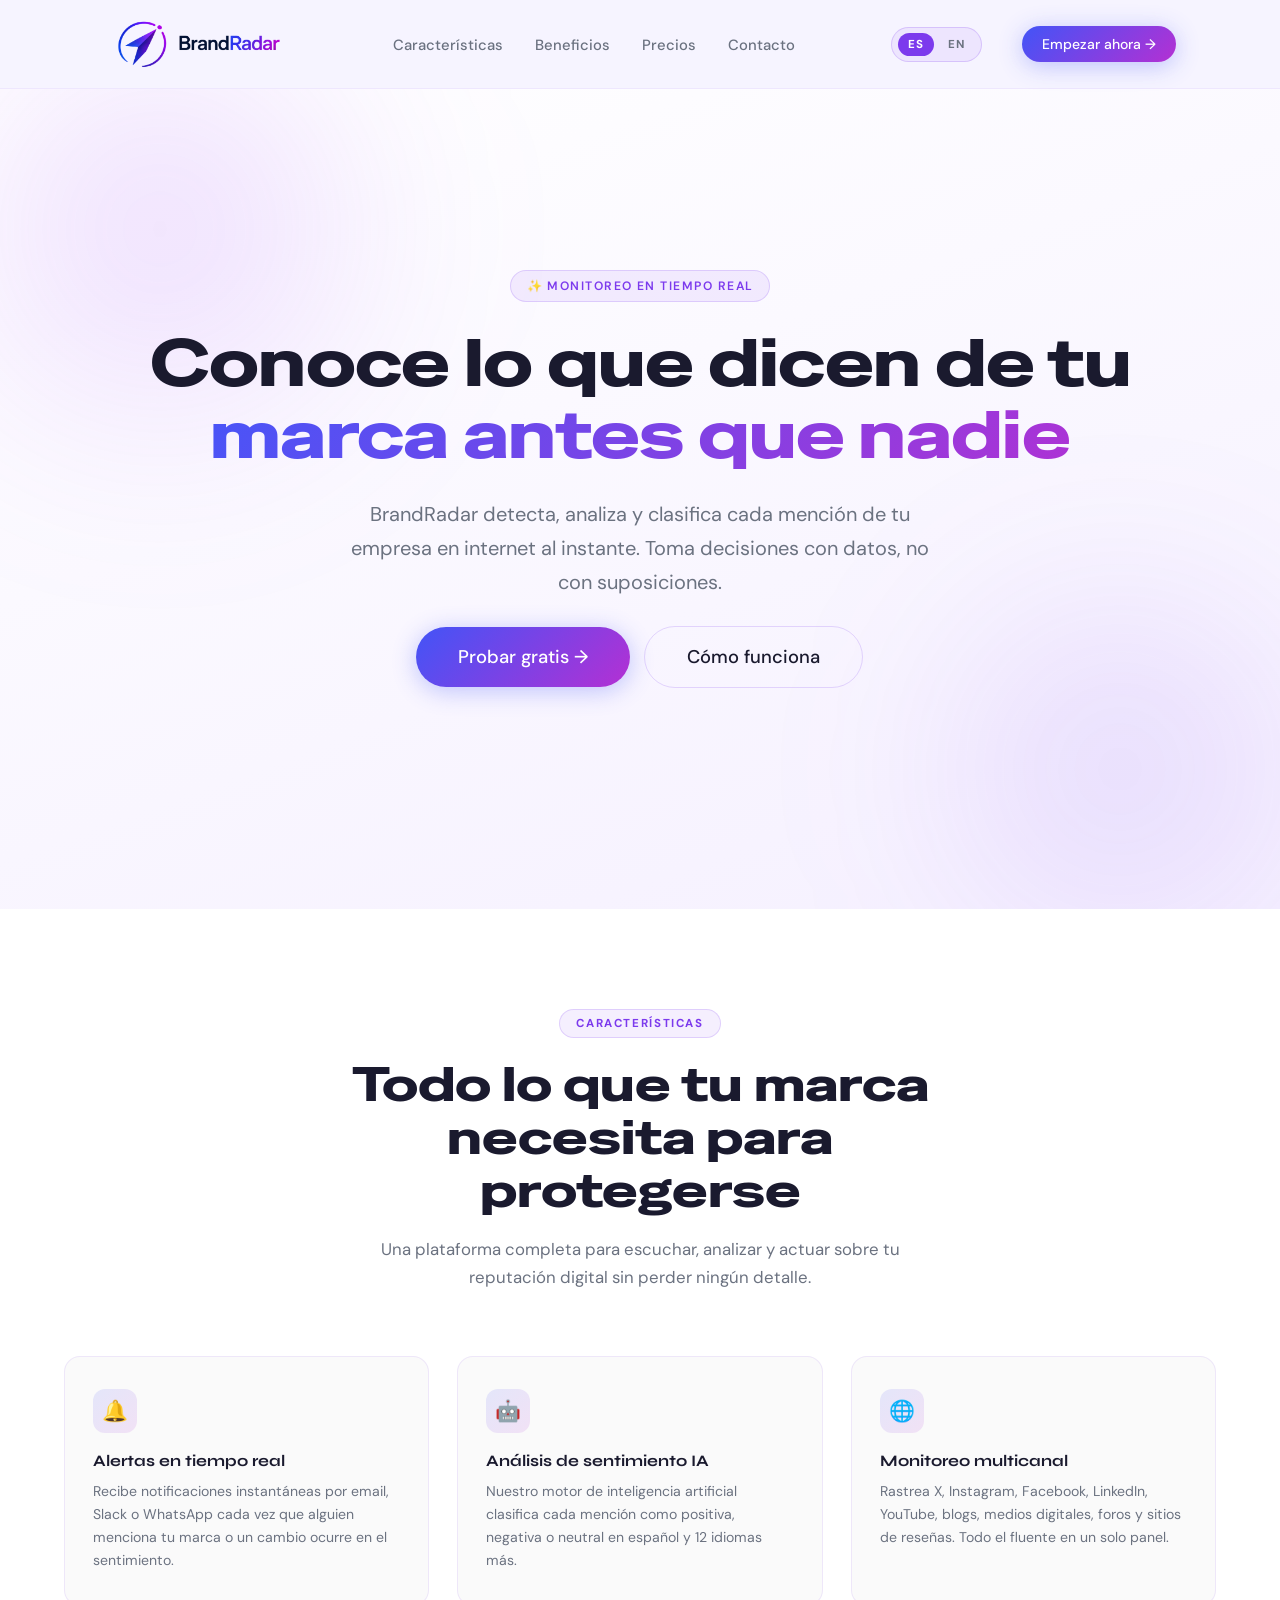
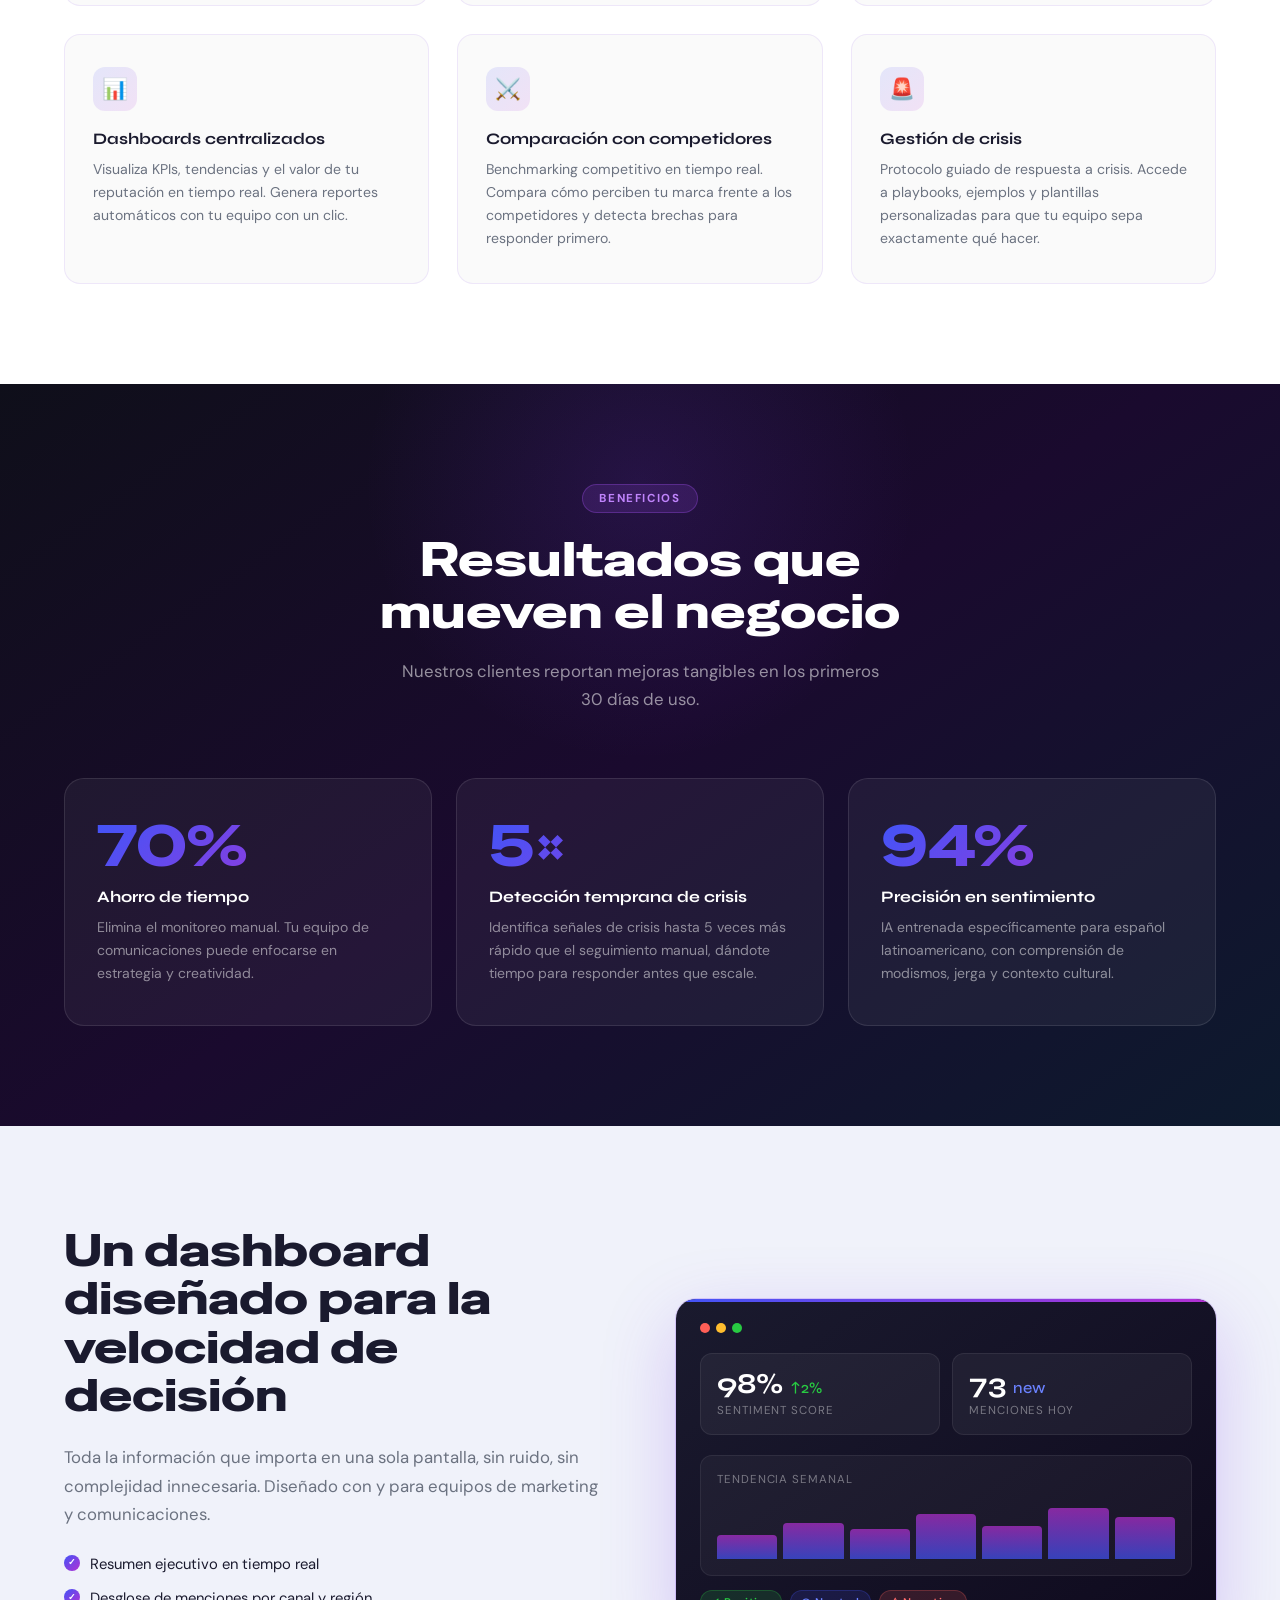
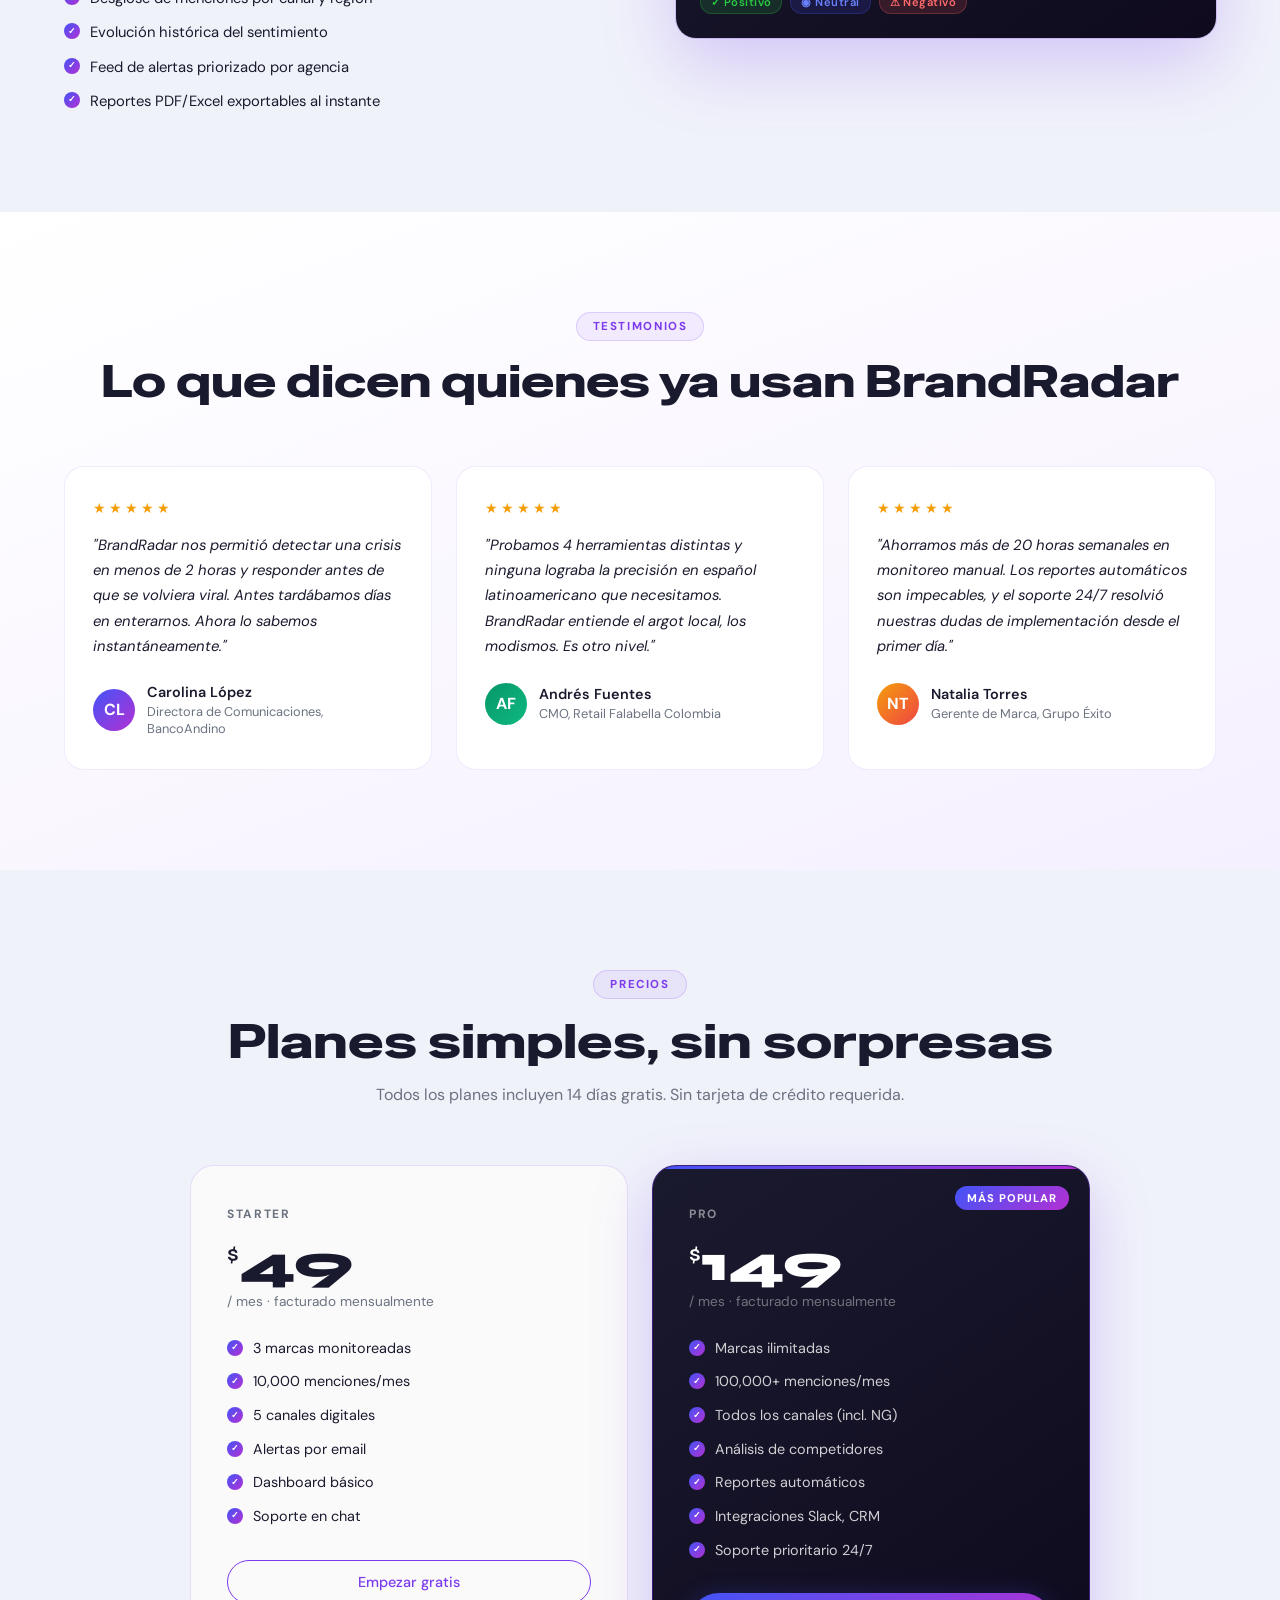
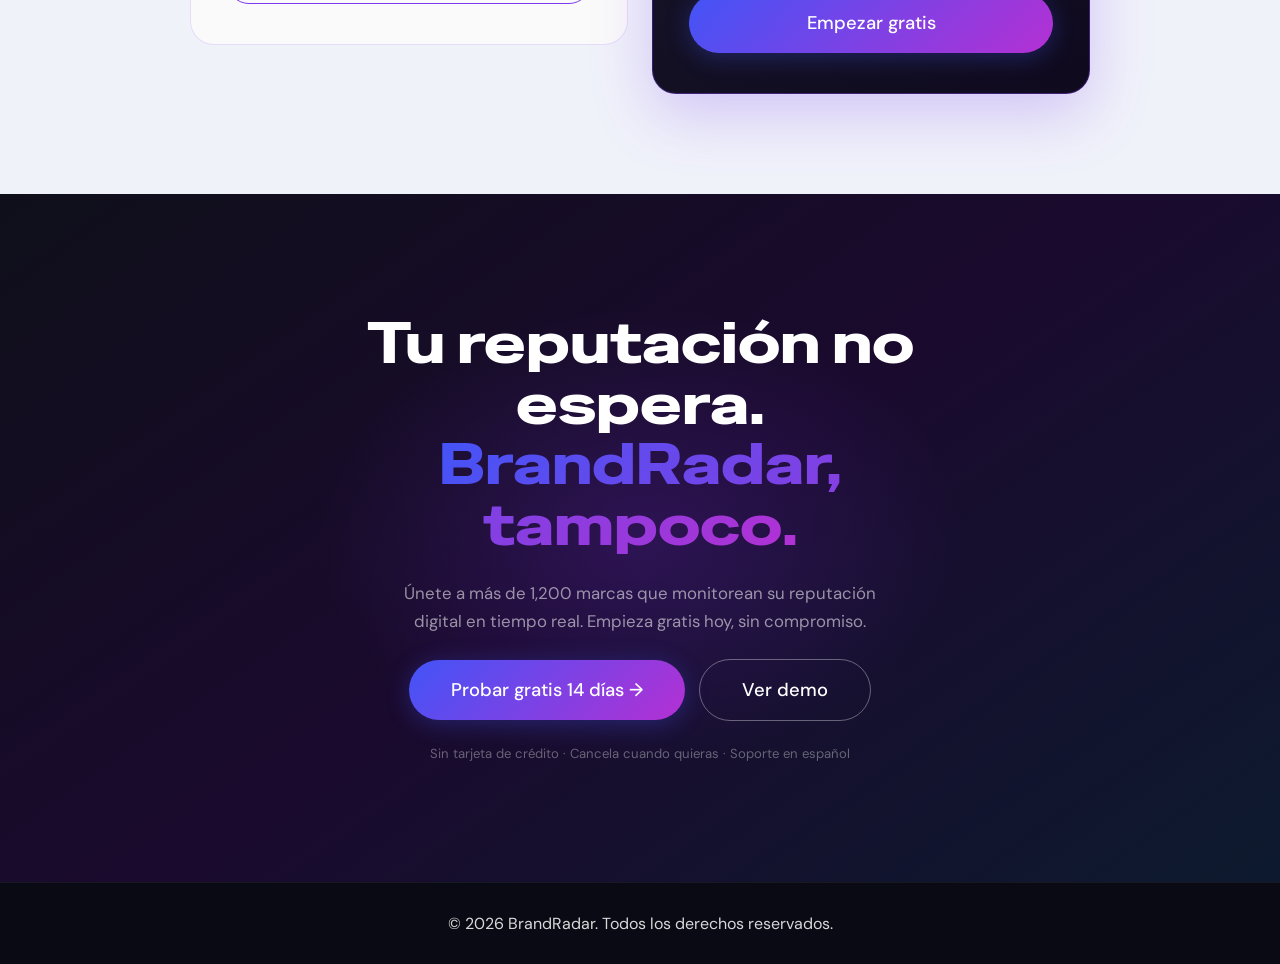
<file: index.html>
<!DOCTYPE html>
<html lang="es">
<head>
  <meta charset="UTF-8" />
  <meta name="viewport" content="width=device-width, initial-scale=1.0" />
  <title>BrandRadar – Monitoreo de Reputación en Tiempo Real</title>
  <link href="https://fonts.googleapis.com/css2?family=Syne:wght@400;600;700;800&family=DM+Sans:wght@300;400;500&family=Special+Gothic+Expanded+One&display=swap" rel="stylesheet" />
  <!-- CSS modules -->
  <link rel="stylesheet" href="css/base.css" />
  <link rel="stylesheet" href="css/nav.css" />
  <link rel="stylesheet" href="css/sections.css" />
  <link rel="stylesheet" href="css/responsive.css" />
</head>
<body>

  <!-- HEADER / NAV -->
  <header class="header">
    <nav class="nav">
      <a href="index.html" class="nav__logo">
        <img
          src="assets/images/branradar.png"
          alt="BrandRadar logo"
          class="nav__logo-img"
        />
      </a>
      <ul class="nav__links">
        <li><a href="#features"      data-i18n="nav.features">Características</a></li>
        <li><a href="#benefits"      data-i18n="nav.benefits">Beneficios</a></li>
        <li><a href="#pricing"       data-i18n="nav.pricing">Precios</a></li>
        <li><a href="contact.html"   data-i18n="nav.contact">Contacto</a></li>
      </ul>
      <!-- Language toggle -->
      <div class="lang-toggle" role="group" aria-label="Idioma / Language">
        <span class="lang-toggle__opt" data-lang="es">ES</span>
        <span class="lang-toggle__opt"         data-lang="en">EN</span>
      </div>
      <a href="#" class="btn btn--primary btn--sm" data-i18n="nav.cta">Empezar ahora →</a>
      <button class="nav__burger" aria-label="Abrir menú" aria-expanded="false">
        <span></span><span></span><span></span>
      </button>
    </nav>
  </header>

  <!-- HERO -->
  <section id="hero">
    <div class="hero__blob hero__blob--1" aria-hidden="true"></div>
    <div class="hero__blob hero__blob--2" aria-hidden="true"></div>
    <div class="hero__inner">
      <div class="hero__badge" data-i18n="hero.badge">✨ Monitoreo en tiempo real</div>
      <h1 class="hero__heading">
        <span data-i18n="hero.heading1">Conoce lo que dicen de tu</span>
        <span class="hero__heading-gradient" data-i18n="hero.heading2">marca antes que nadie</span>
      </h1>
      <p class="hero__subtext" data-i18n="hero.sub">
        BrandRadar detecta, analiza y clasifica cada mención de tu empresa en internet al instante.
        Toma decisiones con datos, no con suposiciones.
      </p>
      <div class="hero__actions">
        <a href="contact.html" class="btn btn--primary" data-i18n="hero.cta1">Probar gratis →</a>
        <a href="#dashboard" class="btn btn--ghost"   data-i18n="hero.cta2">Cómo funciona</a>
      </div>
    </div>
  </section>

  <!-- CARACTERÍSTICAS -->
  <section id="features">
    <div class="features__inner">
      <div class="features__header reveal">
        <span class="section-label" data-i18n="features.label">Características</span>
        <h2 class="features__title" data-i18n="features.title">Todo lo que tu marca necesita para protegerse</h2>
        <p class="features__subtitle" data-i18n="features.sub">Una plataforma completa para escuchar, analizar y actuar sobre tu reputación digital sin perder ningún detalle.</p>
      </div>
      <div class="features__grid reveal-stagger">
        <div class="feature-card">
          <div class="feature-card__icon">🔔</div>
          <h3 class="feature-card__title" data-i18n="features.card1_title">Alertas en tiempo real</h3>
          <p class="feature-card__desc"   data-i18n="features.card1_desc">Recibe notificaciones instantáneas por email, Slack o WhatsApp cada vez que alguien menciona tu marca o un cambio ocurre en el sentimiento.</p>
        </div>
        <div class="feature-card">
          <div class="feature-card__icon">🤖</div>
          <h3 class="feature-card__title" data-i18n="features.card2_title">Análisis de sentimiento IA</h3>
          <p class="feature-card__desc"   data-i18n="features.card2_desc">Nuestro motor de inteligencia artificial clasifica cada mención como positiva, negativa o neutral en español y 12 idiomas más.</p>
        </div>
        <div class="feature-card">
          <div class="feature-card__icon">🌐</div>
          <h3 class="feature-card__title" data-i18n="features.card3_title">Monitoreo multicanal</h3>
          <p class="feature-card__desc"   data-i18n="features.card3_desc">Rastrea X, Instagram, Facebook, LinkedIn, YouTube, blogs, medios digitales, foros y sitios de reseñas. Todo el fluente en un solo panel.</p>
        </div>
        <div class="feature-card">
          <div class="feature-card__icon">📊</div>
          <h3 class="feature-card__title" data-i18n="features.card4_title">Dashboards centralizados</h3>
          <p class="feature-card__desc"   data-i18n="features.card4_desc">Visualiza KPIs, tendencias y el valor de tu reputación en tiempo real. Genera reportes automáticos con tu equipo con un clic.</p>
        </div>
        <div class="feature-card">
          <div class="feature-card__icon">⚔️</div>
          <h3 class="feature-card__title" data-i18n="features.card5_title">Comparación con competidores</h3>
          <p class="feature-card__desc"   data-i18n="features.card5_desc">Benchmarking competitivo en tiempo real. Compara cómo perciben tu marca frente a los competidores y detecta brechas para responder primero.</p>
        </div>
        <div class="feature-card">
          <div class="feature-card__icon">🚨</div>
          <h3 class="feature-card__title" data-i18n="features.card6_title">Gestión de crisis</h3>
          <p class="feature-card__desc"   data-i18n="features.card6_desc">Protocolo guiado de respuesta a crisis. Accede a playbooks, ejemplos y plantillas personalizadas para que tu equipo sepa exactamente qué hacer.</p>
        </div>
      </div>
    </div>
  </section>

  <!-- BENEFICIOS (dark) -->
  <section id="benefits">
    <div class="benefits__inner">
      <div class="benefits__header reveal">
        <span class="section-label" style="background:rgba(168,85,247,.15);color:#c084fc;border-color:rgba(168,85,247,.3);" data-i18n="benefits.label">Beneficios</span>
        <h2 class="benefits__title" data-i18n="benefits.title">Resultados que mueven el negocio</h2>
        <p class="benefits__subtitle" data-i18n="benefits.sub">Nuestros clientes reportan mejoras tangibles en los primeros 30 días de uso.</p>
      </div>
      <div class="benefits__grid reveal-stagger">
        <div class="benefit-card">
          <div class="benefit-card__stat">70%</div>
          <h3 class="benefit-card__title">Ahorro de tiempo</h3>
          <p class="benefit-card__desc">Elimina el monitoreo manual. Tu equipo de comunicaciones puede enfocarse en estrategia y creatividad.</p>
        </div>
        <div class="benefit-card">
          <div class="benefit-card__stat">5×</div>
          <h3 class="benefit-card__title">Detección temprana de crisis</h3>
          <p class="benefit-card__desc">Identifica señales de crisis hasta 5 veces más rápido que el seguimiento manual, dándote tiempo para responder antes que escale.</p>
        </div>
        <div class="benefit-card">
          <div class="benefit-card__stat">94%</div>
          <h3 class="benefit-card__title">Precisión en sentimiento</h3>
          <p class="benefit-card__desc">IA entrenada específicamente para español latinoamericano, con comprensión de modismos, jerga y contexto cultural.</p>
        </div>
      </div>
    </div>
  </section>

  <!-- DASHBOARD -->
  <section id="dashboard">
    <div class="dashboard__inner">
      <div class="dashboard__content reveal">
        <h2 class="dashboard__title">Un dashboard diseñado para la velocidad de decisión</h2>
        <p class="dashboard__desc">Toda la información que importa en una sola pantalla, sin ruido, sin complejidad innecesaria. Diseñado con y para equipos de marketing y comunicaciones.</p>
        <ul class="dashboard__list">
          <li><span class="pricing-check"></span>Resumen ejecutivo en tiempo real</li>
          <li><span class="pricing-check"></span>Desglose de menciones por canal y región</li>
          <li><span class="pricing-check"></span>Evolución histórica del sentimiento</li>
          <li><span class="pricing-check"></span>Feed de alertas priorizado por agencia</li>
          <li><span class="pricing-check"></span>Reportes PDF/Excel exportables al instante</li>
        </ul>
      </div>
      <div class="dashboard__visual reveal">
        <div class="dash-mock">
          <div class="dash-mock__bar">
            <div class="dash-mock__dot"></div>
            <div class="dash-mock__dot"></div>
            <div class="dash-mock__dot"></div>
          </div>
          <div class="dash-mock__stats">
            <div class="dash-stat">
              <div class="dash-stat__val">98% <span>↑2%</span></div>
              <div class="dash-stat__label">Sentiment Score</div>
            </div>
            <div class="dash-stat">
              <div class="dash-stat__val">73 <span style="color:#6b82ff;">new</span></div>
              <div class="dash-stat__label">Menciones hoy</div>
            </div>
          </div>
          <div class="dash-chart">
            <div class="dash-chart__label">Tendencia semanal</div>
            <div class="dash-chart__bars">
              <div class="dash-chart__bar" style="height:40%"></div>
              <div class="dash-chart__bar" style="height:60%"></div>
              <div class="dash-chart__bar" style="height:50%"></div>
              <div class="dash-chart__bar" style="height:75%"></div>
              <div class="dash-chart__bar" style="height:55%"></div>
              <div class="dash-chart__bar" style="height:85%"></div>
              <div class="dash-chart__bar" style="height:70%"></div>
            </div>
          </div>
          <div class="dash-tags">
            <span class="dash-tag dash-tag--green">✓ Positivo</span>
            <span class="dash-tag dash-tag--blue">◉ Neutral</span>
            <span class="dash-tag dash-tag--red">⚠ Negativo</span>
          </div>
        </div>
      </div>
    </div>
  </section>

  <!-- TESTIMONIOS -->
  <section id="testimonials">
    <div class="testimonials__inner">
      <div class="testimonials__header reveal">
        <span class="section-label">Testimonios</span>
        <h2 class="testimonials__title">Lo que dicen quienes ya usan BrandRadar</h2>
      </div>
      <div class="testimonials__grid reveal-stagger">
        <div class="testimonial-card">
          <div class="testimonial-card__stars">
            <span>★</span><span>★</span><span>★</span><span>★</span><span>★</span>
          </div>
          <p class="testimonial-card__text">"BrandRadar nos permitió detectar una crisis en menos de 2 horas y responder antes de que se volviera viral. Antes tardábamos días en enterarnos. Ahora lo sabemos instantáneamente."</p>
          <div class="testimonial-card__author">
            <div class="testimonial-card__avatar" style="background:linear-gradient(135deg,#4254F7,#B430D3);">CL</div>
            <div>
              <div class="testimonial-card__name">Carolina López</div>
              <div class="testimonial-card__role">Directora de Comunicaciones, BancoAndino</div>
            </div>
          </div>
        </div>
        <div class="testimonial-card">
          <div class="testimonial-card__stars">
            <span>★</span><span>★</span><span>★</span><span>★</span><span>★</span>
          </div>
          <p class="testimonial-card__text">"Probamos 4 herramientas distintas y ninguna lograba la precisión en español latinoamericano que necesitamos. BrandRadar entiende el argot local, los modismos. Es otro nivel."</p>
          <div class="testimonial-card__author">
            <div class="testimonial-card__avatar" style="background:linear-gradient(135deg,#059669,#10b981);">AF</div>
            <div>
              <div class="testimonial-card__name">Andrés Fuentes</div>
              <div class="testimonial-card__role">CMO, Retail Falabella Colombia</div>
            </div>
          </div>
        </div>
        <div class="testimonial-card">
          <div class="testimonial-card__stars">
            <span>★</span><span>★</span><span>★</span><span>★</span><span>★</span>
          </div>
          <p class="testimonial-card__text">"Ahorramos más de 20 horas semanales en monitoreo manual. Los reportes automáticos son impecables, y el soporte 24/7 resolvió nuestras dudas de implementación desde el primer día."</p>
          <div class="testimonial-card__author">
            <div class="testimonial-card__avatar" style="background:linear-gradient(135deg,#f59e0b,#ef4444);">NT</div>
            <div>
              <div class="testimonial-card__name">Natalia Torres</div>
              <div class="testimonial-card__role">Gerente de Marca, Grupo Éxito</div>
            </div>
          </div>
        </div>
      </div>
    </div>
  </section>

  <!-- PRECIOS -->
  <section id="pricing">
    <div class="pricing__inner">
      <div class="pricing__header reveal">
        <span class="section-label" data-i18n="pricing.label">Precios</span>
        <h2 class="pricing__title"   data-i18n="pricing.title">Planes simples, sin sorpresas</h2>
        <p class="pricing__subtitle" data-i18n="pricing.sub">Todos los planes incluyen 14 días gratis. Sin tarjeta de crédito requerida.</p>
      </div>
      <div class="pricing__grid reveal-stagger">
        <!-- Starter -->
        <div class="pricing-card pricing-card--starter">
          <p class="pricing-card__tier">Starter</p>
          <div class="pricing-card__price"><sup>$</sup>49</div>
          <p class="pricing-card__period" data-i18n="pricing.period">/ mes · facturado mensualmente</p>
          <ul class="pricing-card__features">
            <li><span class="pricing-check"></span>3 marcas monitoreadas</li>
            <li><span class="pricing-check"></span>10,000 menciones/mes</li>
            <li><span class="pricing-check"></span>5 canales digitales</li>
            <li><span class="pricing-check"></span>Alertas por email</li>
            <li><span class="pricing-check"></span>Dashboard básico</li>
            <li><span class="pricing-check"></span>Soporte en chat</li>
          </ul>
          <a href="#" class="btn btn--outline-purple" data-i18n="pricing.cta_start">Empezar gratis</a>
        </div>
        <!-- Pro -->
        <div class="pricing-card pricing-card--pro">
          <div class="pricing-badge" data-i18n="pricing.popular">Más popular</div>
          <p class="pricing-card__tier">Pro</p>
          <div class="pricing-card__price" style="color:#fff;"><sup>$</sup>149</div>
          <p class="pricing-card__period" data-i18n="pricing.period">/ mes · facturado mensualmente</p>
          <ul class="pricing-card__features">
            <li><span class="pricing-check"></span>Marcas ilimitadas</li>
            <li><span class="pricing-check"></span>100,000+ menciones/mes</li>
            <li><span class="pricing-check"></span>Todos los canales (incl. NG)</li>
            <li><span class="pricing-check"></span>Análisis de competidores</li>
            <li><span class="pricing-check"></span>Reportes automáticos</li>
            <li><span class="pricing-check"></span>Integraciones Slack, CRM</li>
            <li><span class="pricing-check"></span>Soporte prioritario 24/7</li>
          </ul>
          <a href="#" class="btn btn--primary" data-i18n="pricing.cta_start">Empezar gratis</a>
        </div>
      </div>
    </div>
  </section>

  <!-- CTA FINAL -->
  <section id="cta">
    <div class="cta__inner">
      <h2 class="cta__title reveal" data-i18n="cta.title">Tu reputación no espera.<br><span>BrandRadar, tampoco.</span></h2>
      <p class="cta__subtitle reveal" data-i18n="cta.sub">Únete a más de 1,200 marcas que monitorean su reputación digital en tiempo real. Empieza gratis hoy, sin compromiso.</p>
      <div class="cta__actions reveal">
        <a href="contact.html" class="btn btn--primary" data-i18n="cta.btn1">Probar gratis 14 días →</a>
        <a href="#" class="btn btn--ghost-white" data-i18n="cta.btn2">Ver demo</a>
      </div>
      <p class="cta__note reveal" data-i18n="cta.note">Sin tarjeta de crédito · Cancela cuando quieras · Soporte en español</p>
    </div>
  </section>

  <!-- FOOTER -->
  <footer>
    <p class="footer__copy">© 2026 BrandRadar. Todos los derechos reservados.</p>
  </footer>

  <!-- JS modules (order matters) -->
  <script src="js/translations.js"></script>
  <script src="js/nav.js"></script>
  <script src="js/main.js"></script>

</body>
</html>
</file>
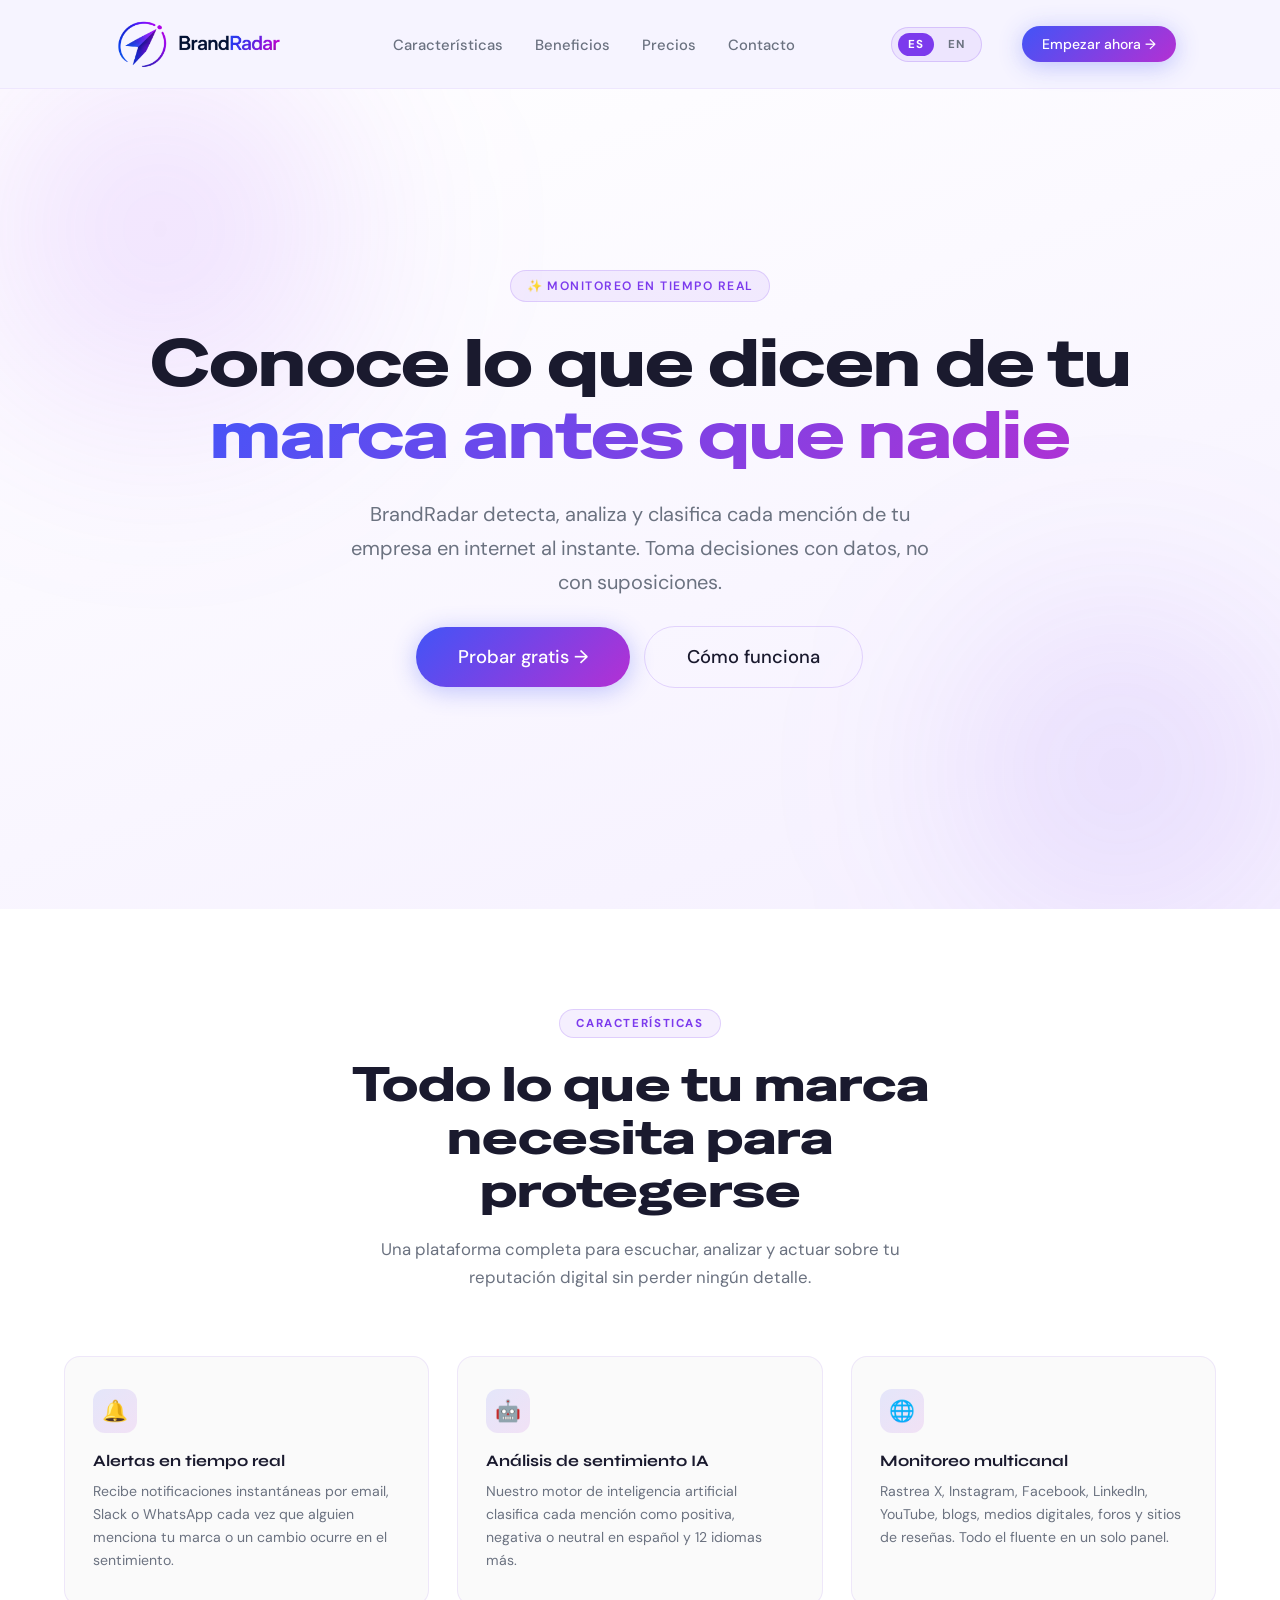
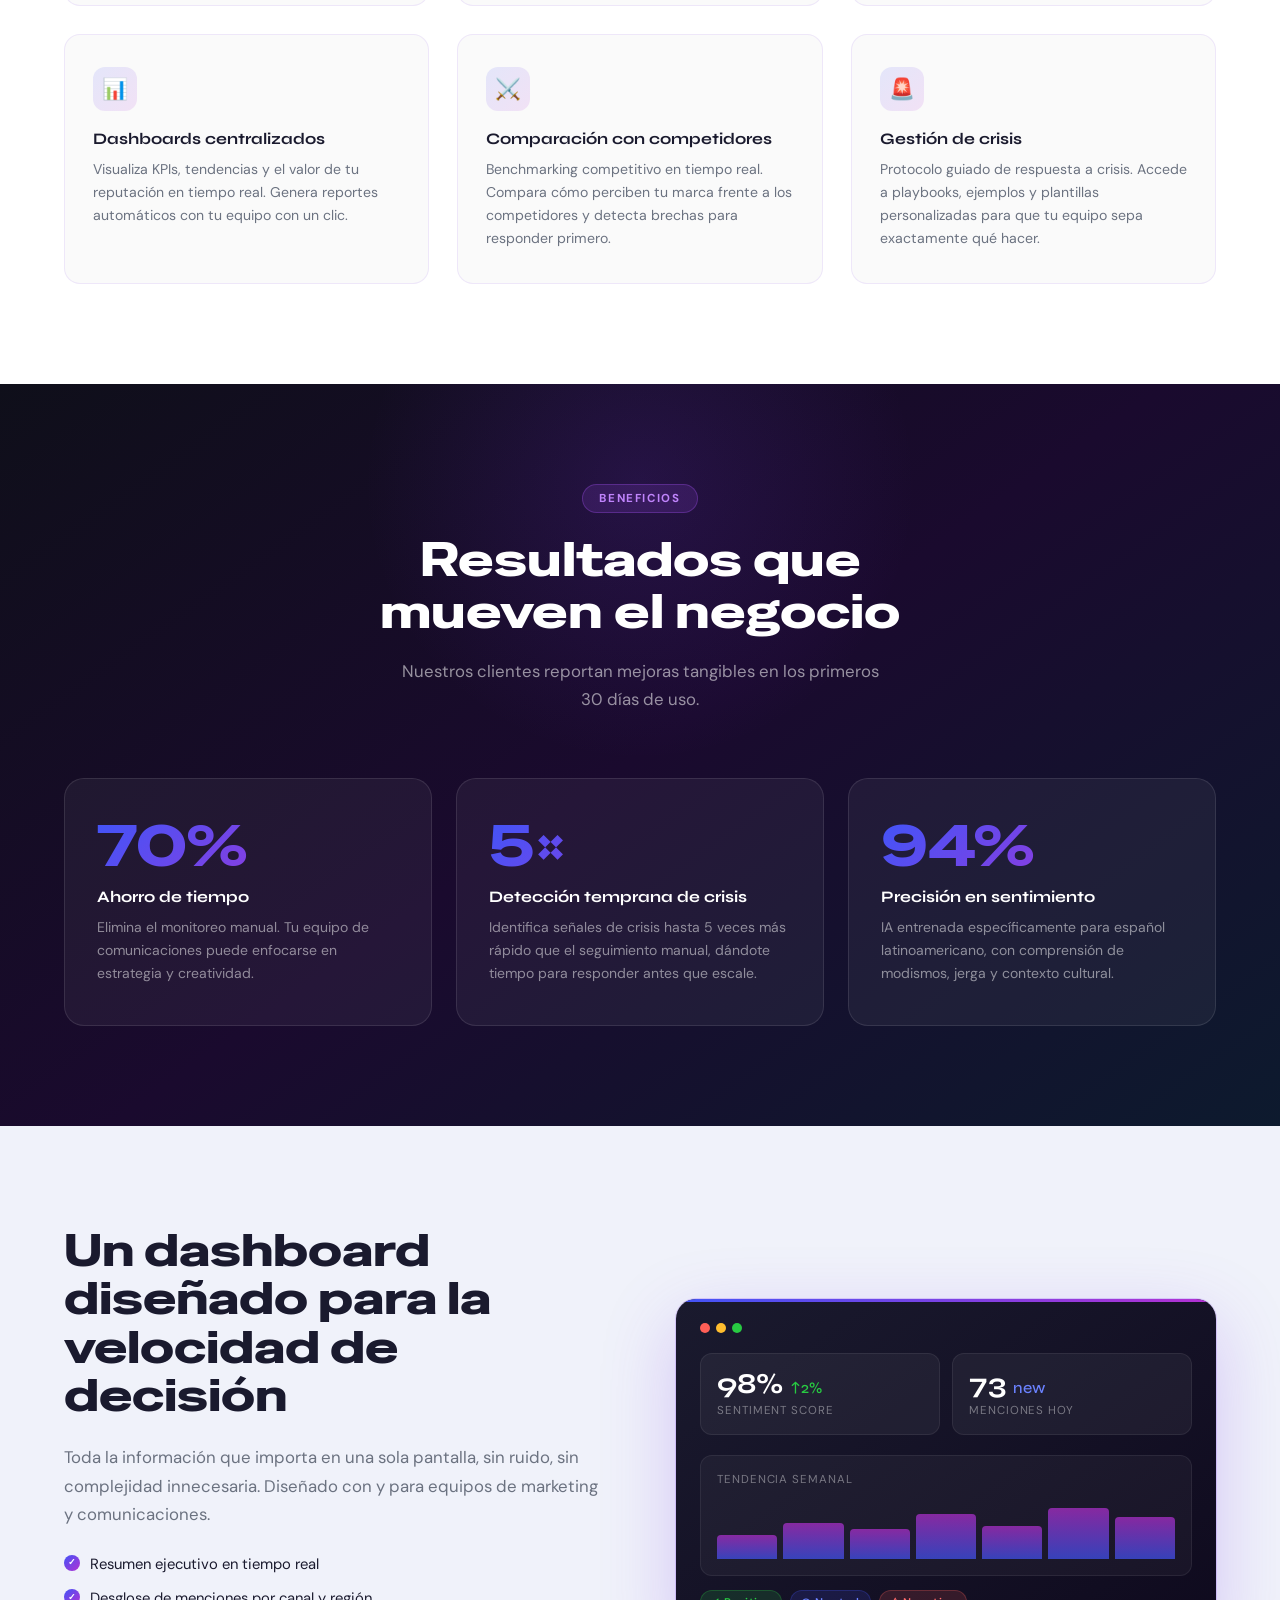
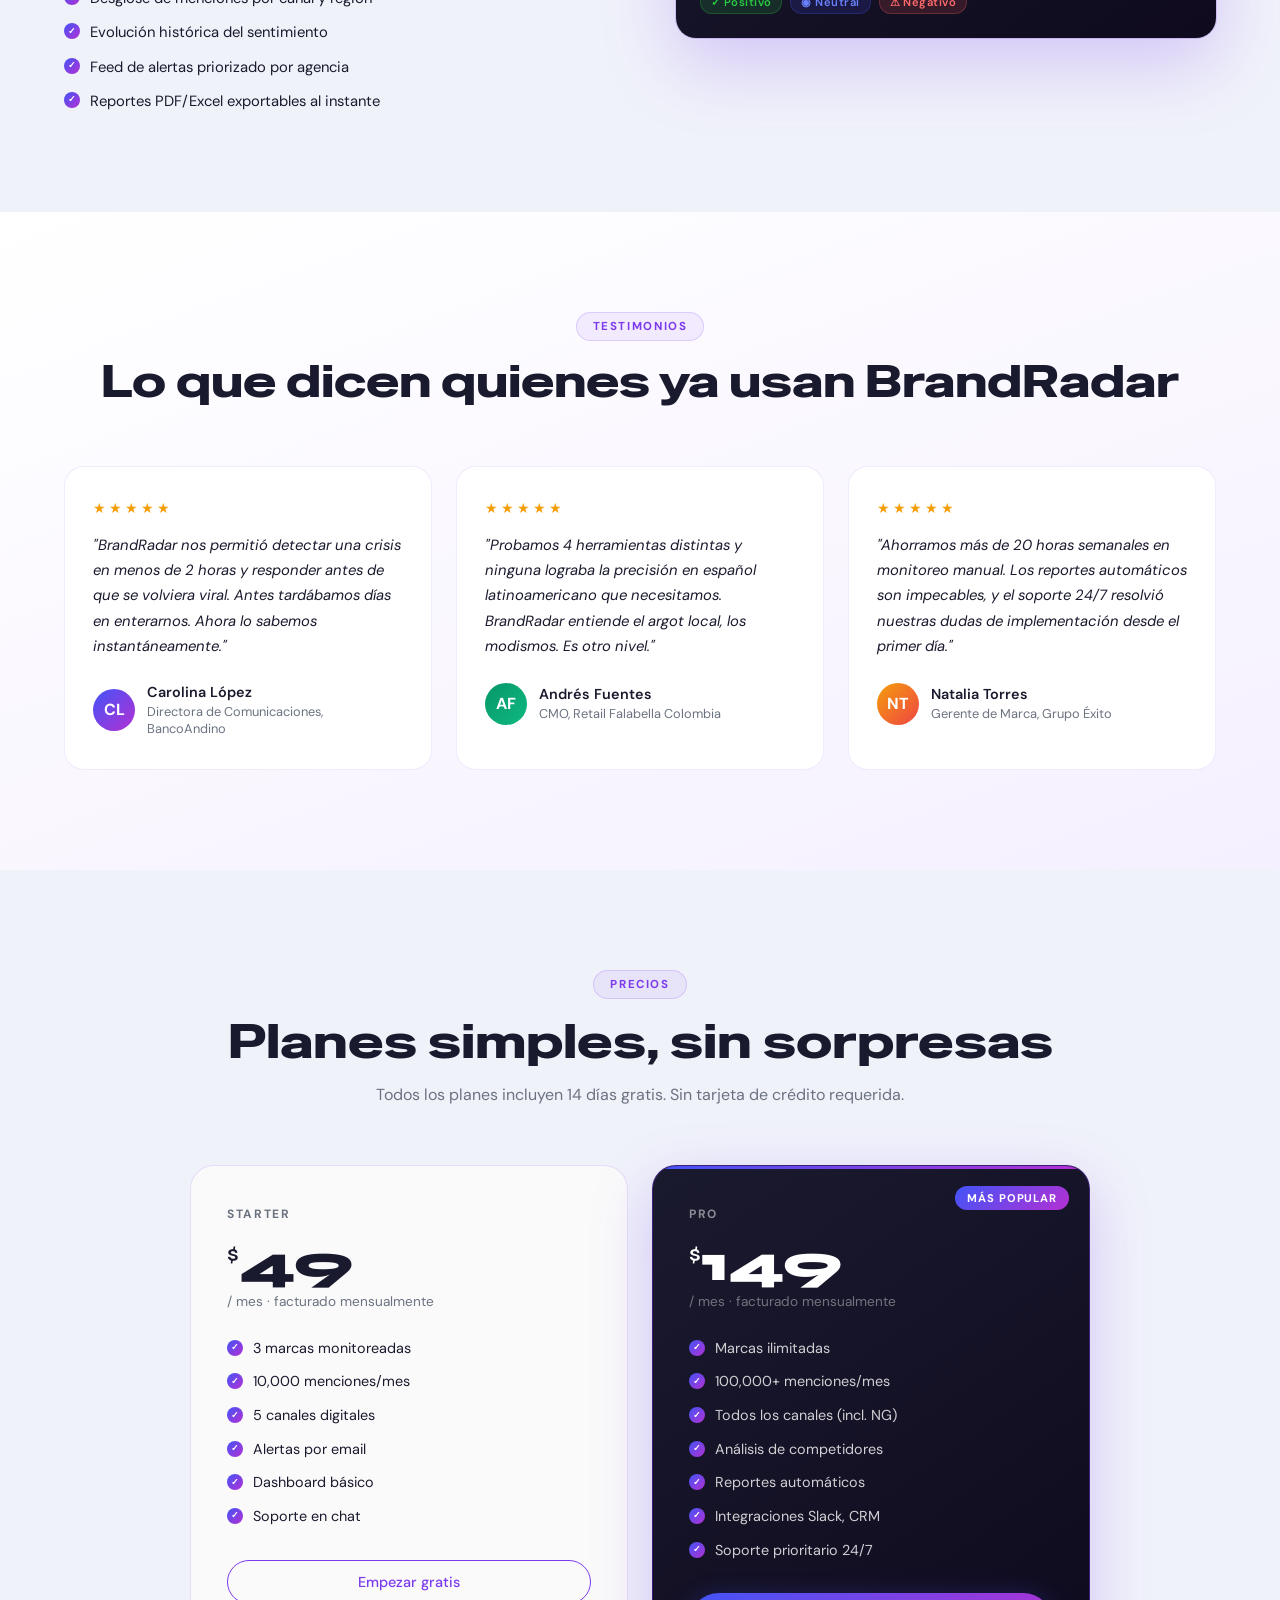
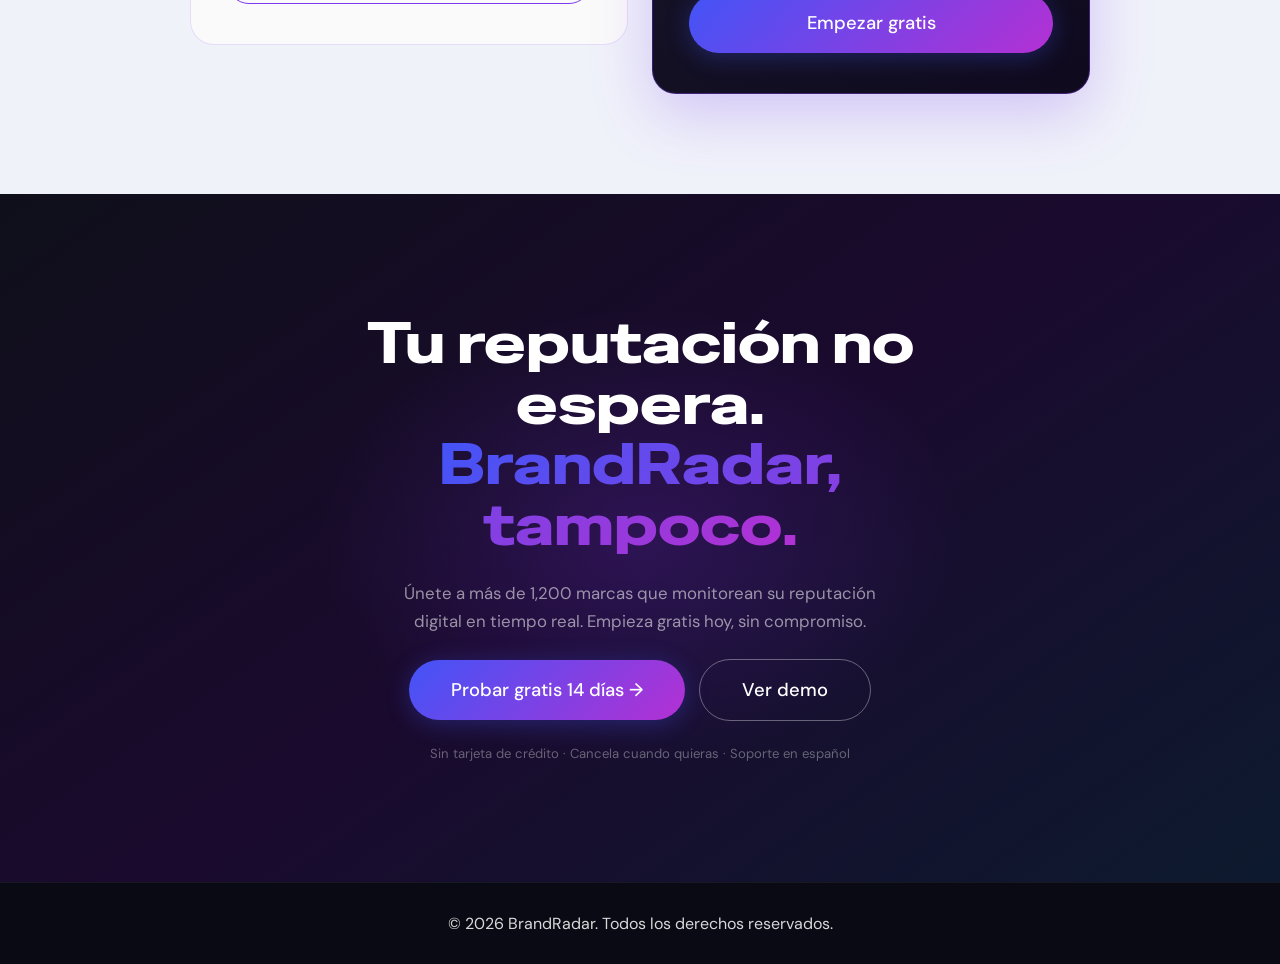
<file: public/index.html>
<!DOCTYPE html>
<html lang="es">
<head>
  <meta charset="UTF-8" />
 <meta name="viewport" content="width=device-width, initial-scale=1.0" />
  <title>BrandRadar – Monitoreo de Reputación en Tiempo Real</title>
  <link href="https://fonts.googleapis.com/css2?family=Syne:wght@400;600;700;800&family=DM+Sans:wght@300;400;500&family=Special+Gothic+Expanded+One&display=swap" rel="stylesheet" />
  <!-- CSS modules -->
  <link rel="stylesheet" href="css/base.css" />
  <link rel="stylesheet" href="css/nav.css" />
  <link rel="stylesheet" href="css/sections.css" />
  <link rel="stylesheet" href="css/responsive.css" />
</head>
<body>

  <!-- HEADER / NAV -->
  <header class="header">
    <nav class="nav">
      <a href="index.html" class="nav__logo">
        <img
          src="assets/images/branradar.png"
          alt="BrandRadar logo"
          class="nav__logo-img"
        />
      </a>
      <ul class="nav__links">
        <li><a href="#features"      data-i18n="nav.features">Características</a></li>
        <li><a href="#benefits"      data-i18n="nav.benefits">Beneficios</a></li>
        <li><a href="#pricing"       data-i18n="nav.pricing">Precios</a></li>
        <li><a href="pages/contact.html"   data-i18n="nav.contact">Contacto</a></li>
      </ul>
      <!-- Language toggle -->
      <div class="lang-toggle" role="group" aria-label="Idioma / Language">
        <span class="lang-toggle__opt" data-lang="es">ES</span>
        <span class="lang-toggle__opt"         data-lang="en">EN</span>
      </div>
      <a href="pages/login.html" class="btn btn--primary btn--sm" data-i18n="nav.cta">Empezar ahora →</a>
      <button class="nav__burger" aria-label="Abrir menú" aria-expanded="false">
        <span></span><span></span><span></span>
      </button>
    </nav>
  </header>

  <!-- HERO -->
  <section id="hero">
    <div class="hero__blob hero__blob--1" aria-hidden="true"></div>
    <div class="hero__blob hero__blob--2" aria-hidden="true"></div>
    <div class="hero__inner">
      <div class="hero__badge" data-i18n="hero.badge">✨ Monitoreo en tiempo real</div>
      <h1 class="hero__heading">
        <span data-i18n="hero.heading1">Conoce lo que dicen de tu</span>
        <span class="hero__heading-gradient" data-i18n="hero.heading2">marca antes que nadie</span>
      </h1>
      <p class="hero__subtext" data-i18n="hero.sub">
        BrandRadar detecta, analiza y clasifica cada mención de tu empresa en internet al instante.
        Toma decisiones con datos, no con suposiciones.
      </p>
      <div class="hero__actions">
        <a href="pages/login.html" class="btn btn--primary" data-i18n="hero.cta1">Probar gratis →</a>
        <a href="#dashboard" class="btn btn--ghost"   data-i18n="hero.cta2">Cómo funciona</a>
      </div>
    </div>
  </section>

  <!-- CARACTERÍSTICAS -->
  <section id="features">
    <div class="features__inner">
      <div class="features__header reveal">
        <span class="section-label" data-i18n="features.label">Características</span>
        <h2 class="features__title" data-i18n="features.title">Todo lo que tu marca necesita para protegerse</h2>
        <p class="features__subtitle" data-i18n="features.sub">Una plataforma completa para escuchar, analizar y actuar sobre tu reputación digital sin perder ningún detalle.</p>
      </div>
      <div class="features__grid reveal-stagger">
        <div class="feature-card">
          <div class="feature-card__icon">🔔</div>
          <h3 class="feature-card__title" data-i18n="features.card1_title">Alertas en tiempo real</h3>
          <p class="feature-card__desc"   data-i18n="features.card1_desc">Recibe notificaciones instantáneas por email, Slack o WhatsApp cada vez que alguien menciona tu marca o un cambio ocurre en el sentimiento.</p>
        </div>
        <div class="feature-card">
          <div class="feature-card__icon">🤖</div>
          <h3 class="feature-card__title" data-i18n="features.card2_title">Análisis de sentimiento IA</h3>
          <p class="feature-card__desc"   data-i18n="features.card2_desc">Nuestro motor de inteligencia artificial clasifica cada mención como positiva, negativa o neutral en español y 12 idiomas más.</p>
        </div>
        <div class="feature-card">
          <div class="feature-card__icon">🌐</div>
          <h3 class="feature-card__title" data-i18n="features.card3_title">Monitoreo multicanal</h3>
          <p class="feature-card__desc"   data-i18n="features.card3_desc">Rastrea X, Instagram, Facebook, LinkedIn, YouTube, blogs, medios digitales, foros y sitios de reseñas. Todo el fluente en un solo panel.</p>
        </div>
        <div class="feature-card">
          <div class="feature-card__icon">📊</div>
          <h3 class="feature-card__title" data-i18n="features.card4_title">Dashboards centralizados</h3>
          <p class="feature-card__desc"   data-i18n="features.card4_desc">Visualiza KPIs, tendencias y el valor de tu reputación en tiempo real. Genera reportes automáticos con tu equipo con un clic.</p>
        </div>
        <div class="feature-card">
          <div class="feature-card__icon">⚔️</div>
          <h3 class="feature-card__title" data-i18n="features.card5_title">Comparación con competidores</h3>
          <p class="feature-card__desc"   data-i18n="features.card5_desc">Benchmarking competitivo en tiempo real. Compara cómo perciben tu marca frente a los competidores y detecta brechas para responder primero.</p>
        </div>
        <div class="feature-card">
          <div class="feature-card__icon">🚨</div>
          <h3 class="feature-card__title" data-i18n="features.card6_title">Gestión de crisis</h3>
          <p class="feature-card__desc"   data-i18n="features.card6_desc">Protocolo guiado de respuesta a crisis. Accede a playbooks, ejemplos y plantillas personalizadas para que tu equipo sepa exactamente qué hacer.</p>
        </div>
      </div>
    </div>
  </section>

  <!-- BENEFICIOS (dark) -->
  <section id="benefits">
    <div class="benefits__inner">
      <div class="benefits__header reveal">
        <span class="section-label" style="background:rgba(168,85,247,.15);color:#c084fc;border-color:rgba(168,85,247,.3);" data-i18n="benefits.label">Beneficios</span>
        <h2 class="benefits__title" data-i18n="benefits.title">Resultados que mueven el negocio</h2>
        <p class="benefits__subtitle" data-i18n="benefits.sub">Nuestros clientes reportan mejoras tangibles en los primeros 30 días de uso.</p>
      </div>
      <div class="benefits__grid reveal-stagger">
        <div class="benefit-card">
          <div class="benefit-card__stat">70%</div>
          <h3 class="benefit-card__title">Ahorro de tiempo</h3>
          <p class="benefit-card__desc">Elimina el monitoreo manual. Tu equipo de comunicaciones puede enfocarse en estrategia y creatividad.</p>
        </div>
        <div class="benefit-card">
          <div class="benefit-card__stat">5×</div>
          <h3 class="benefit-card__title">Detección temprana de crisis</h3>
          <p class="benefit-card__desc">Identifica señales de crisis hasta 5 veces más rápido que el seguimiento manual, dándote tiempo para responder antes que escale.</p>
        </div>
        <div class="benefit-card">
          <div class="benefit-card__stat">94%</div>
          <h3 class="benefit-card__title">Precisión en sentimiento</h3>
          <p class="benefit-card__desc">IA entrenada específicamente para español latinoamericano, con comprensión de modismos, jerga y contexto cultural.</p>
        </div>
      </div>
    </div>
  </section>

  <!-- DASHBOARD -->
  <section id="dashboard">
    <div class="dashboard__inner">
      <div class="dashboard__content reveal">
        <h2 class="dashboard__title">Un dashboard diseñado para la velocidad de decisión</h2>
        <p class="dashboard__desc">Toda la información que importa en una sola pantalla, sin ruido, sin complejidad innecesaria. Diseñado con y para equipos de marketing y comunicaciones.</p>
        <ul class="dashboard__list">
          <li><span class="pricing-check"></span>Resumen ejecutivo en tiempo real</li>
          <li><span class="pricing-check"></span>Desglose de menciones por canal y región</li>
          <li><span class="pricing-check"></span>Evolución histórica del sentimiento</li>
          <li><span class="pricing-check"></span>Feed de alertas priorizado por agencia</li>
          <li><span class="pricing-check"></span>Reportes PDF/Excel exportables al instante</li>
        </ul>
      </div>
      <div class="dashboard__visual reveal">
        <div class="dash-mock">
          <div class="dash-mock__bar">
            <div class="dash-mock__dot"></div>
            <div class="dash-mock__dot"></div>
            <div class="dash-mock__dot"></div>
          </div>
          <div class="dash-mock__stats">
            <div class="dash-stat">
              <div class="dash-stat__val">98% <span>↑2%</span></div>
              <div class="dash-stat__label">Sentiment Score</div>
            </div>
            <div class="dash-stat">
              <div class="dash-stat__val">73 <span style="color:#6b82ff;">new</span></div>
              <div class="dash-stat__label">Menciones hoy</div>
            </div>
          </div>
          <div class="dash-chart">
            <div class="dash-chart__label">Tendencia semanal</div>
            <div class="dash-chart__bars">
              <div class="dash-chart__bar" style="height:40%"></div>
              <div class="dash-chart__bar" style="height:60%"></div>
              <div class="dash-chart__bar" style="height:50%"></div>
              <div class="dash-chart__bar" style="height:75%"></div>
              <div class="dash-chart__bar" style="height:55%"></div>
              <div class="dash-chart__bar" style="height:85%"></div>
              <div class="dash-chart__bar" style="height:70%"></div>
            </div>
          </div>
          <div class="dash-tags">
            <span class="dash-tag dash-tag--green">✓ Positivo</span>
            <span class="dash-tag dash-tag--blue">◉ Neutral</span>
            <span class="dash-tag dash-tag--red">⚠ Negativo</span>
          </div>
        </div>
      </div>
    </div>
  </section>

  <!-- TESTIMONIOS -->
  <section id="testimonials">
    <div class="testimonials__inner">
      <div class="testimonials__header reveal">
        <span class="section-label">Testimonios</span>
        <h2 class="testimonials__title">Lo que dicen quienes ya usan BrandRadar</h2>
      </div>
      <div class="testimonials__grid reveal-stagger">
        <div class="testimonial-card">
          <div class="testimonial-card__stars">
            <span>★</span><span>★</span><span>★</span><span>★</span><span>★</span>
          </div>
          <p class="testimonial-card__text">"BrandRadar nos permitió detectar una crisis en menos de 2 horas y responder antes de que se volviera viral. Antes tardábamos días en enterarnos. Ahora lo sabemos instantáneamente."</p>
          <div class="testimonial-card__author">
            <div class="testimonial-card__avatar" style="background:linear-gradient(135deg,#4254F7,#B430D3);">CL</div>
            <div>
              <div class="testimonial-card__name">Carolina López</div>
              <div class="testimonial-card__role">Directora de Comunicaciones, BancoAndino</div>
            </div>
          </div>
        </div>
        <div class="testimonial-card">
          <div class="testimonial-card__stars">
            <span>★</span><span>★</span><span>★</span><span>★</span><span>★</span>
          </div>
          <p class="testimonial-card__text">"Probamos 4 herramientas distintas y ninguna lograba la precisión en español latinoamericano que necesitamos. BrandRadar entiende el argot local, los modismos. Es otro nivel."</p>
          <div class="testimonial-card__author">
            <div class="testimonial-card__avatar" style="background:linear-gradient(135deg,#059669,#10b981);">AF</div>
            <div>
              <div class="testimonial-card__name">Andrés Fuentes</div>
              <div class="testimonial-card__role">CMO, Retail Falabella Colombia</div>
            </div>
          </div>
        </div>
        <div class="testimonial-card">
          <div class="testimonial-card__stars">
            <span>★</span><span>★</span><span>★</span><span>★</span><span>★</span>
          </div>
          <p class="testimonial-card__text">"Ahorramos más de 20 horas semanales en monitoreo manual. Los reportes automáticos son impecables, y el soporte 24/7 resolvió nuestras dudas de implementación desde el primer día."</p>
          <div class="testimonial-card__author">
            <div class="testimonial-card__avatar" style="background:linear-gradient(135deg,#f59e0b,#ef4444);">NT</div>
            <div>
              <div class="testimonial-card__name">Natalia Torres</div>
              <div class="testimonial-card__role">Gerente de Marca, Grupo Éxito</div>
            </div>
          </div>
        </div>
      </div>
    </div>
  </section>

  <!-- PRECIOS -->
  <section id="pricing">
    <div class="pricing__inner">
      <div class="pricing__header reveal">
        <span class="section-label" data-i18n="pricing.label">Precios</span>
        <h2 class="pricing__title"   data-i18n="pricing.title">Planes simples, sin sorpresas</h2>
        <p class="pricing__subtitle" data-i18n="pricing.sub">Todos los planes incluyen 14 días gratis. Sin tarjeta de crédito requerida.</p>
      </div>
      <div class="pricing__grid reveal-stagger">
        <!-- Starter -->
        <div class="pricing-card pricing-card--starter">
          <p class="pricing-card__tier">Starter</p>
          <div class="pricing-card__price"><sup>$</sup>49</div>
          <p class="pricing-card__period" data-i18n="pricing.period">/ mes · facturado mensualmente</p>
          <ul class="pricing-card__features">
            <li><span class="pricing-check"></span>3 marcas monitoreadas</li>
            <li><span class="pricing-check"></span>10,000 menciones/mes</li>
            <li><span class="pricing-check"></span>5 canales digitales</li>
            <li><span class="pricing-check"></span>Alertas por email</li>
            <li><span class="pricing-check"></span>Dashboard básico</li>
            <li><span class="pricing-check"></span>Soporte en chat</li>
          </ul>
          <a href="#" class="btn btn--outline-purple" data-i18n="pricing.cta_start">Empezar gratis</a>
        </div>
        <!-- Pro -->
        <div class="pricing-card pricing-card--pro">
          <div class="pricing-badge" data-i18n="pricing.popular">Más popular</div>
          <p class="pricing-card__tier">Pro</p>
          <div class="pricing-card__price" style="color:#fff;"><sup>$</sup>149</div>
          <p class="pricing-card__period" data-i18n="pricing.period">/ mes · facturado mensualmente</p>
          <ul class="pricing-card__features">
            <li><span class="pricing-check"></span>Marcas ilimitadas</li>
            <li><span class="pricing-check"></span>100,000+ menciones/mes</li>
            <li><span class="pricing-check"></span>Todos los canales (incl. NG)</li>
            <li><span class="pricing-check"></span>Análisis de competidores</li>
            <li><span class="pricing-check"></span>Reportes automáticos</li>
            <li><span class="pricing-check"></span>Integraciones Slack, CRM</li>
            <li><span class="pricing-check"></span>Soporte prioritario 24/7</li>
          </ul>
          <a href="#" class="btn btn--primary" data-i18n="pricing.cta_start">Empezar gratis</a>
        </div>
      </div>
    </div>
  </section>

  <!-- CTA FINAL -->
  <section id="cta">
    <div class="cta__inner">
      <h2 class="cta__title reveal" data-i18n="cta.title">Tu reputación no espera.<br><span>BrandRadar, tampoco.</span></h2>
      <p class="cta__subtitle reveal" data-i18n="cta.sub">Únete a más de 1,200 marcas que monitorean su reputación digital en tiempo real. Empieza gratis hoy, sin compromiso.</p>
      <div class="cta__actions reveal">
        <a href="pages/login.html" class="btn btn--primary" data-i18n="cta.btn1">Probar gratis 14 días →</a>
        <a href="pages/contact.html" class="btn btn--ghost-white" data-i18n="cta.btn2">Ver demo</a>
      </div>
      <p class="cta__note reveal" data-i18n="cta.note">Sin tarjeta de crédito · Cancela cuando quieras · Soporte en español</p>
    </div>
  </section>

  <!-- FOOTER -->
  <footer>
    <p class="footer__copy">© 2026 BrandRadar. Todos los derechos reservados.</p>
  </footer>

  <!-- JS modules (order matters) -->
  <script src="js/translations.js"></script>
  <script src="js/nav.js"></script>
  <script src="js/main.js"></script>

</body>
</html>
</file>
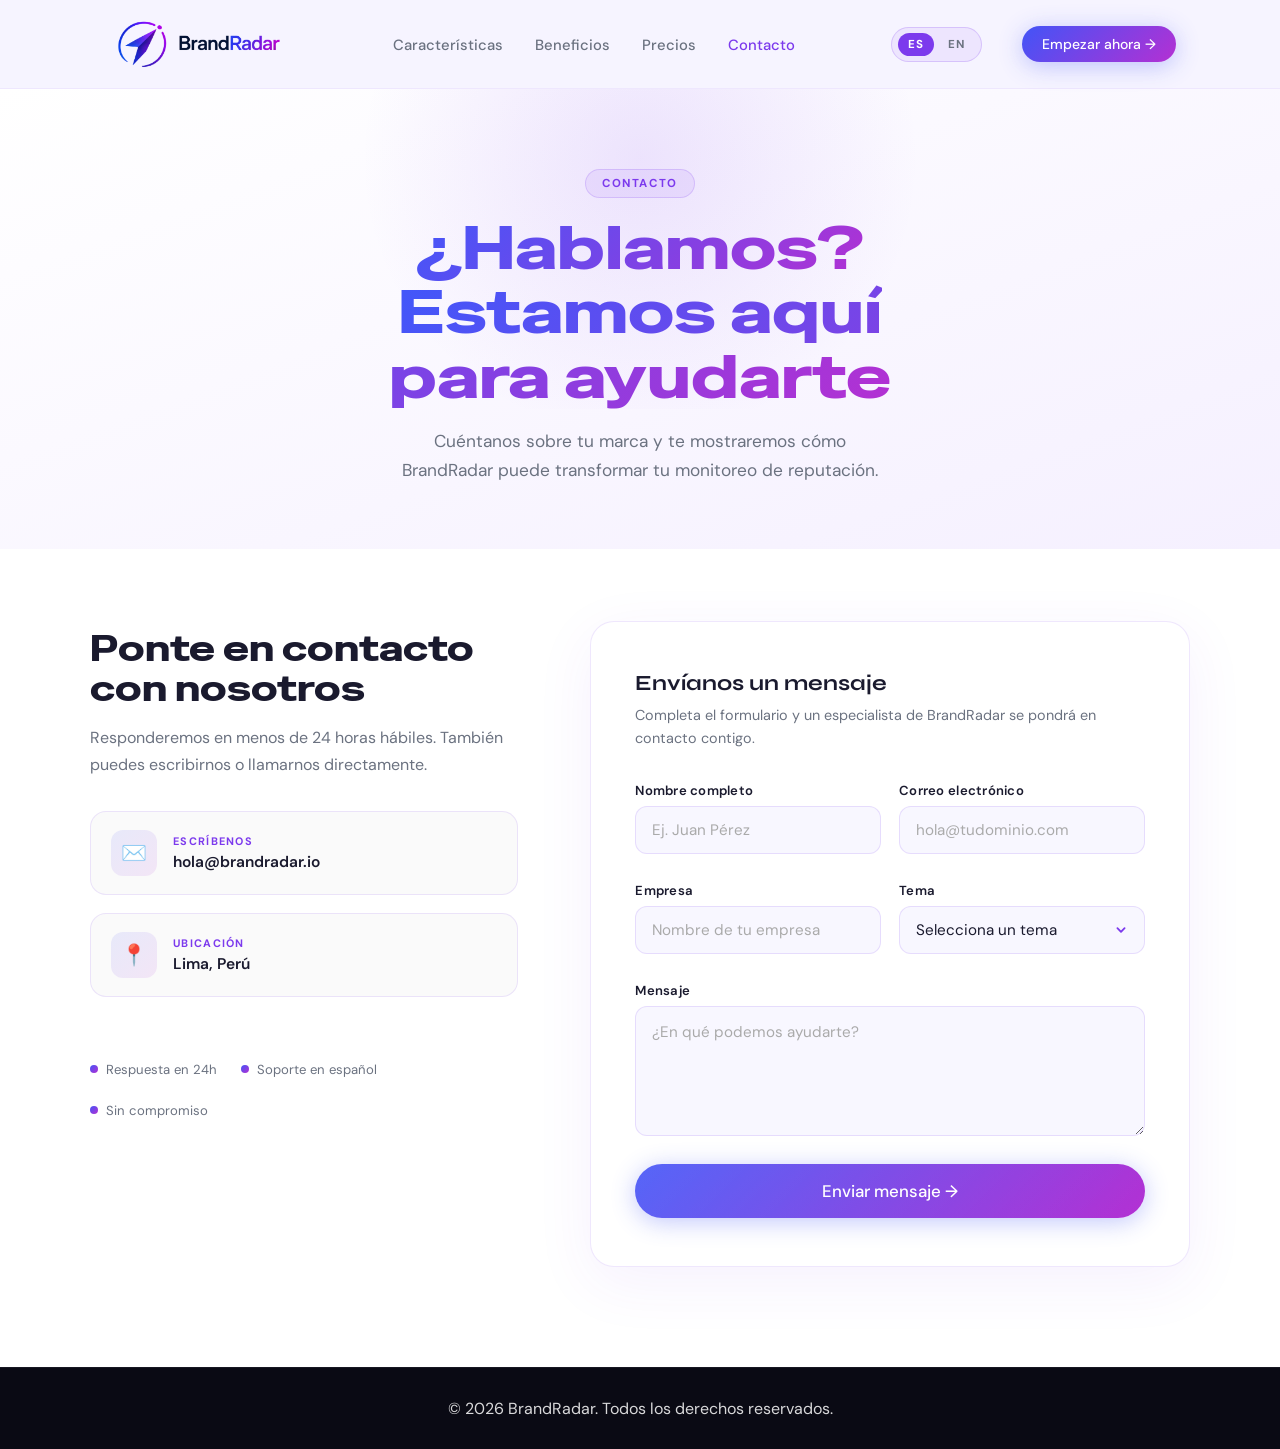
<file: public/pages/contact.html>
<!DOCTYPE html>
<html lang="es">
<head>
    <meta charset="UTF-8" />
    <meta name="viewport" content="width=device-width, initial-scale=1.0" />
    <title>Contacto – BrandRadar</title>
    <link href="https://fonts.googleapis.com/css2?family=Syne:wght@400;600;700;800&family=DM+Sans:wght@300;400;500&family=Special+Gothic+Expanded+One&display=swap" rel="stylesheet" />
    <!-- CSS modules -->
    <link rel="stylesheet" href="../css/base.css" />
  <link rel="stylesheet" href="../css/nav.css" />
  <link rel="stylesheet" href="../css/contact.css" />
  <link rel="stylesheet" href="../css/responsive.css" />
  <link rel="stylesheet" href="../css/sections.css" />

</head>

<body>

    <!-- HEADER / NAV -->
    <header class="header">
    <nav class="nav">
        <a href="../index.html" class="nav__logo">
        <img
          src="../assets/images/branradar.png"
          alt="BrandRadar logo"
          class="nav__logo-img"
        />
      </a>

        <ul class="nav__links">
        <li><a href="../index.html#features"  data-i18n="nav.features">Características</a></li>
        <li><a href="../index.html#benefits"  data-i18n="nav.benefits">Beneficios</a></li>
        <li><a href="../index.html#pricing"   data-i18n="nav.pricing">Precios</a></li>
        <li><a href="contact.html"         data-i18n="nav.contact" style="color:var(--br-purple);">Contacto</a></li>
        </ul>
        <!-- Language toggle -->
        <div class="lang-toggle" role="group" aria-label="Idioma / Language">
        <span class="lang-toggle__opt active" data-lang="es">ES</span>
        <span class="lang-toggle__opt"         data-lang="en">EN</span>
        </div>
        <a href="login.html" class="btn btn--primary btn--sm" data-i18n="nav.cta">Empezar ahora →</a>
        <button class="nav__burger" aria-label="Abrir menú" aria-expanded="false">
        <span></span><span></span><span></span>
        </button>
    </nav>
    </header>

    <!-- PAGE HERO -->
    <section class="contact-hero">
    <div class="contact-hero__inner reveal">
        <span class="section-label">Contacto</span>
        <h1 class="contact-hero__title">
        <span data-i18n="contact.hero_title">¿Hablamos?</span><br>
        <span data-i18n="contact.hero_title2">Estamos aquí para ayudarte</span>
        </h1>
        <p class="contact-hero__sub" data-i18n="contact.hero_sub">
        Cuéntanos sobre tu marca y te mostraremos cómo BrandRadar puede transformar tu monitoreo de reputación.
        </p>
    </div>
    </section>

    <!-- CONTACT SECTION -->
    <section class="contact-section">
    <div class="contact-section__inner">

        <!-- LEFT — Info -->
        <div class="contact-info reveal">
        <h2 class="contact-info__heading" data-i18n="contact.info_heading">Ponte en contacto<br>con nosotros</h2>
        <p class="contact-info__desc" data-i18n="contact.info_desc">
            Responderemos en menos de 24 horas hábiles. También puedes escribirnos o llamarnos directamente.
        </p>

        <div class="contact-channels">
            <a href="mailto:hola@brandradar.io" class="contact-channel">
            <div class="contact-channel__icon">✉️</div>
            <div>
                <div class="contact-channel__label" data-i18n="contact.email_label">ESCRÍBENOS</div>
                <div class="contact-channel__value">hola@brandradar.io</div>
            </div>
            </a>
            <a href="#" class="contact-channel">
            <div class="contact-channel__icon">📍</div>
            <div>
                <div class="contact-channel__label">UBICACIÓN</div>
                <div class="contact-channel__value">Lima, Perú</div>
            </div>
            </a>
        </div>

        <div class="contact-trust">
            <div class="contact-trust__item">
            <span class="contact-trust__dot"></span>
            <span data-i18n="contact.trust1">Respuesta en 24h</span>
            </div>
            <div class="contact-trust__item">
            <span class="contact-trust__dot"></span>
            <span data-i18n="contact.trust2">Soporte en español</span>
            </div>
            <div class="contact-trust__item">
            <span class="contact-trust__dot"></span>
            <span data-i18n="contact.trust3">Sin compromiso</span>
            </div>
        </div>
        </div>

        <!-- RIGHT — Form -->
        <div class="contact-form-card reveal">
        <h3 class="contact-form-card__title" data-i18n="contact.form_title">Envíanos un mensaje</h3>
        <p class="contact-form-card__sub"   data-i18n="contact.form_sub">Completa el formulario y un especialista de BrandRadar se pondrá en contacto contigo.</p>

        <form id="contactForm" novalidate>
          <!-- Row: Name + Email -->
          <div class="form-row">
            <div class="form-group">
              <label class="form-label" for="name" data-i18n="contact.name">Nombre completo</label>
              <input
                id="name"
                name="name"
                type="text"
                class="form-input"
                data-i18n-ph="contact.name_ph"
                placeholder="Ej. Juan Pérez"
                required
                autocomplete="name"
              />
            </div>
            <div class="form-group">
              <label class="form-label" for="email" data-i18n="contact.email">Correo electrónico</label>
              <input
                id="email"
                name="email"
                type="email"
                class="form-input"
                data-i18n-ph="contact.email_ph"
                placeholder="hola@tudominio.com"
                required
                autocomplete="email"
              />
            </div>
          </div>

          <!-- Row: Company + Topic -->
          <div class="form-row">
            <div class="form-group">
              <label class="form-label" for="company" data-i18n="contact.company">Empresa</label>
              <input
                id="company"
                name="company"
                type="text"
                class="form-input"
                data-i18n-ph="contact.company_ph"
                placeholder="Nombre de tu empresa"
                autocomplete="organization"
              />
            </div>
            <div class="form-group">
              <label class="form-label" for="topic" data-i18n="contact.topic">Tema</label>
              <select id="topic" name="topic" class="form-select">
                <option value=""   data-i18n="contact.topic_opt0">Selecciona un tema</option>
                <option value="demo"    data-i18n="contact.topic_opt1">Demo del producto</option>
                <option value="pricing" data-i18n="contact.topic_opt2">Planes y precios</option>
                <option value="support" data-i18n="contact.topic_opt3">Soporte técnico</option>
                <option value="partner" data-i18n="contact.topic_opt4">Alianzas y partnerships</option>
                <option value="other"   data-i18n="contact.topic_opt5">Otro</option>
              </select>
            </div>
          </div>

          <!-- Message -->
          <div class="form-group">
            <label class="form-label" for="message" data-i18n="contact.message">Mensaje</label>
            <textarea
              id="message"
              name="message"
              class="form-textarea"
              data-i18n-ph="contact.message_ph"
              placeholder="¿En qué podemos ayudarte?"
              required
            ></textarea>
          </div>

          <button type="submit" class="btn btn--primary form-submit" data-i18n="contact.submit">
            Enviar mensaje →
          </button>
        </form>

        <!-- Success state -->
        <div class="form-success" id="formSuccess">
          <div class="form-success__icon">✓</div>
          <h3 class="form-success__title" data-i18n="contact.success_title">¡Mensaje enviado!</h3>
          <p class="form-success__sub"   data-i18n="contact.success_sub">Gracias por contactarnos. Un especialista de BrandRadar te responderá pronto.</p>
          <a href="../index.html" class="btn btn--outline-purple">← Volver al inicio</a>
        </div>
      </div>

    </div>
  </section>

  <!-- FOOTER -->

  <footer>
    <p class="footer__copy">© 2026 BrandRadar. Todos los derechos reservados.</p>
  </footer>

  <!-- JS modules -->
  <script src="../js/translations.js"></script>
  <script src="../js/nav.js"></script>
  <script src="../js/main.js"></script>
  <script src="../js/contact.js"></script>

</body>
</html>
</file>
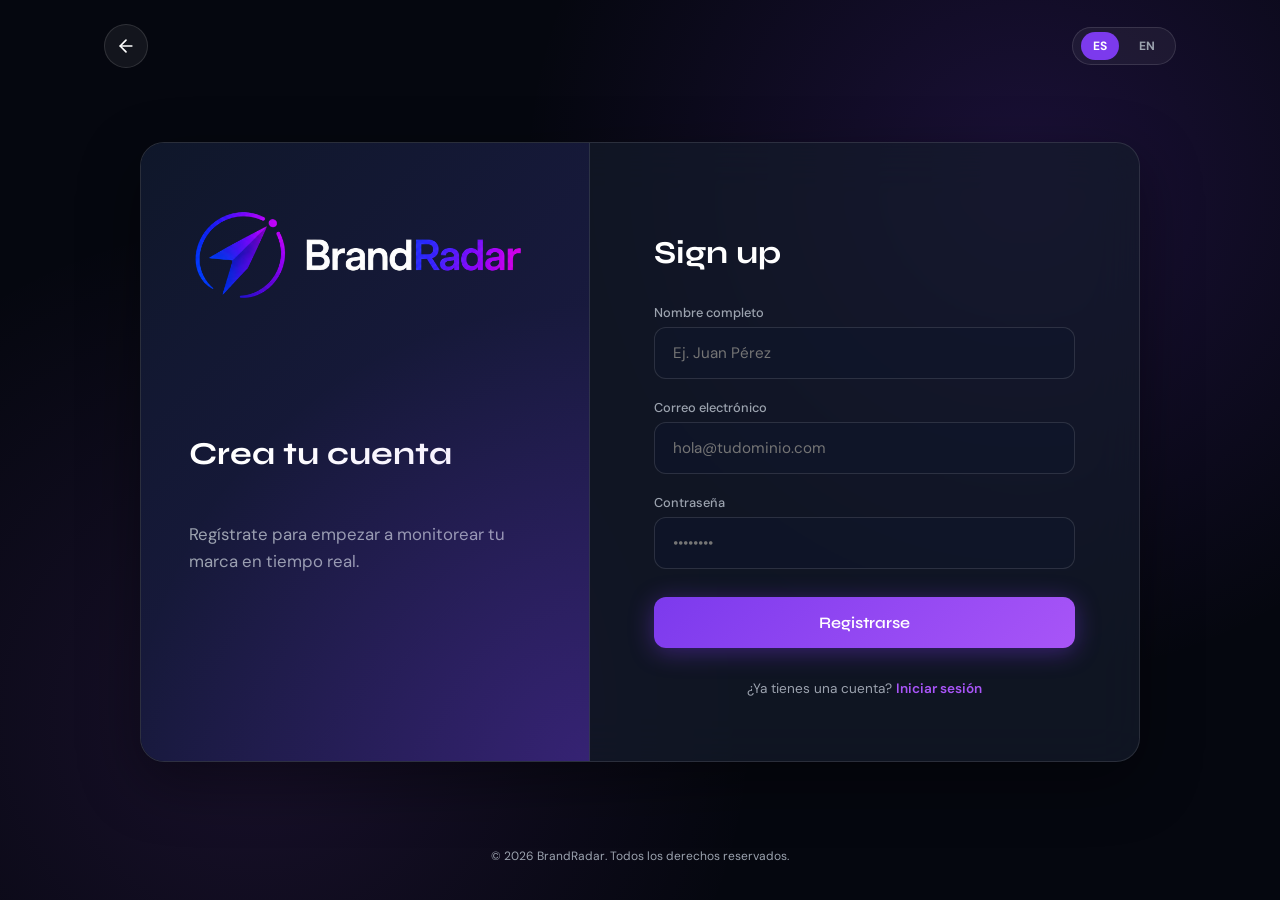
<file: public/pages/register.html>
<!DOCTYPE html>
<html lang="es">
<head>
    <meta charset="UTF-8" />
    <meta name="viewport" content="width=device-width, initial-scale=1.0" />
    <title id="pageTitle">Registro – BrandRadar</title>
    <link href="https://fonts.googleapis.com/css2?family=Syne:wght@400;600;700;800&family=DM+Sans:wght@300;400;500&display=swap" rel="stylesheet" />
    <link rel="stylesheet" href="../css/register.css" />
</head>
<body>

    <header class="simple-header">
        <a href="../index.html" class="header__back-btn" aria-label="Volver al inicio">
            <svg width="20" height="20" viewBox="0 0 24 24" fill="none" stroke="currentColor" stroke-width="2" stroke-linecap="round" stroke-linejoin="round">
                <line x1="19" y1="12" x2="5" y2="12"></line>
                <polyline points="12 19 5 12 12 5"></polyline>
            </svg>
        </a>
        
        <div class="lang-toggle" role="group" aria-label="Idioma / Language">
            <span class="lang-toggle__opt active" id="es-btn" onclick="setLanguage('es')">ES</span>
            <span class="lang-toggle__opt" id="en-btn" onclick="setLanguage('en')">EN</span>
        </div>
    </header>

    <main class="auth-container">
        <div class="auth-card-wrapper">
        <div class="auth-mobile-logo">
            <img src="../assets/images/light-logo.png" alt="BrandRadar" />
        </div>
        <div class="auth-card">
            <div class="auth-hero-panel">
                <div class="auth-hero__logo">
                    <img src="../assets/images/light-logo.png" alt="BrandRadar Icon" />
                </div>
                <div class="auth-hero__content">
                    <h1 class="auth-title" id="regTitle">Crea tu cuenta</h1>
                    <p class="auth-hero__desc" id="regSubtitle">Regístrate para empezar a monitorear tu marca en tiempo real.</p>
                </div>
                <div></div> </div>
            
            <div class="auth-form-panel">
                <div class="auth-header">
                    <h2 class="auth-title" style="margin-bottom: 0;">Sign up</h2>
                </div>

                <form id="registerForm" class="auth-form" novalidate>
                    <div class="form-group" id="nameGroup">
                        <label class="form-label" for="regName" id="labelName">Nombre completo</label>
                        <input type="text" id="regName" class="form-input" placeholder="Ej. Juan Pérez" required autocomplete="name" />
                        <span class="form-error" id="errorName">Por favor, ingresa tu nombre completo.</span>
                    </div>

                    <div class="form-group" id="emailGroup">
                        <label class="form-label" for="regEmail" id="labelEmail">Correo electrónico</label>
                        <input type="email" id="regEmail" class="form-input" placeholder="hola@tudominio.com" required autocomplete="username" />
                        <span class="form-error" id="errorEmail">Por favor, ingresa un correo electrónico real y válido.</span>
                    </div>
                    
                    <div class="form-group" id="passGroup">
                        <label class="form-label" for="regPassword" id="labelPass">Contraseña</label>
                        <input type="password" id="regPassword" class="form-input" placeholder="••••••••" required autocomplete="new-password" />
                        <span class="form-error" id="errorPass">La contraseña debe tener al menos 6 caracteres.</span>
                    </div>

                    <button type="submit" class="btn--submit" id="submitBtn">Registrarse</button>
                </form>

                <div class="auth-footer">
                    <span id="haveAccount">¿Ya tienes una cuenta?</span> <a href="login.html" id="loginLink">Iniciar sesión</a>
                </div>
            </div>
        </div>
        </div>
    </main>

    <footer>
        <p class="footer__copy">© 2026 BrandRadar. Todos los derechos reservados.</p>
    </footer>

    <script src="../js/register.js"></script>
</body>
</html>
</file>
<file: css/base.css>
/* ─── RESET ─────────────────────────────────────────────────── */
*, *::before, *::after { box-sizing: border-box; margin: 0; padding: 0; }

/* ─── VARIABLES ─────────────────────────────────────────────── */
:root {
    --br-purple:      #7C3AED;
    --br-purple-lt:   #A855F7;
    --br-bg:          #ffffff;
    --br-text:        #1a1a2e;
    --br-muted:       #6b7280;
    --br-border:      rgba(124, 58, 237, 0.18);
    --font-display:   'Syne', sans-serif;
    --font-body:      'DM Sans', sans-serif;
    --pill:           999px;
    --shadow-btn:     0 4px 24px rgba(124, 58, 237, 0.32);
    --ease:           cubic-bezier(.4, 0, .2, 1);
}

/* ─── BODY BASE ─────────────────────────────────────────────── */
body {
    font-family: var(--font-body);
    background: var(--br-bg);
    color: var(--br-text);
    overflow-x: hidden;
    -webkit-font-smoothing: antialiased;
}
a { text-decoration: none; color: inherit; }
ul { list-style: none; }

/* ─── SECTION LABELS ─────────────────────────────────────────── */
.section-label {
    display: inline-flex;
    align-items: center;
    gap: 6px;
    font-size: 0.72rem;
    font-weight: 700;
    letter-spacing: .14em;
    text-transform: uppercase;
    color: var(--br-purple);
    background: rgba(124,58,237,.08);
    border: 1px solid rgba(124,58,237,.18);
    padding: 6px 16px;
    border-radius: var(--pill);
}

/* ─── BUTTONS ────────────────────────────────────────────────── */
.btn {
    display: inline-flex;
    align-items: center;
    gap: 6px;
    font-family: var(--font-body);
    font-size: 1.15rem;
    font-weight: 500;
    border-radius: var(--pill);
    padding: 18px 42px;
    border: none;
    cursor: pointer;
    white-space: nowrap;
    transition: transform .22s var(--ease), box-shadow .22s var(--ease);
}
.btn--primary {
    background: linear-gradient(135deg, #4254F7, #B430D3);
    color: #fff;
    box-shadow: 0 4px 24px rgba(66, 84, 247, 0.32);
}
.btn--primary:hover { transform: translateY(-2px); box-shadow: 0 8px 32px rgba(180, 48, 211, 0.42); }
.btn--primary:active { transform: translateY(0); }
.btn--ghost {
    background: transparent;
    color: var(--br-text);
    border: 1.5px solid var(--br-border);
}
.btn--ghost:hover { border-color: var(--br-purple); background: rgba(124, 58, 237, 0.05); transform: translateY(-2px); }
.btn--ghost-white {
    background: transparent;
    color: #fff;
    border: 1.5px solid rgba(255,255,255,0.35);
}
.btn--ghost-white:hover { background: rgba(255,255,255,0.1); transform: translateY(-2px); }
.btn--sm { padding: 9px 20px; font-size: 0.875rem; }
.btn--outline-purple {
    background: transparent;
    color: var(--br-purple);
    border: 1.5px solid var(--br-purple);
    font-size: 0.9rem;
    padding: 12px 28px;
}
.btn--outline-purple:hover { background: rgba(124,58,237,.06); transform: translateY(-2px); }

/* ─── SCROLL REVEAL ──────────────────────────────────────────── */
.reveal {
    opacity: 0;
    transform: translateY(28px);
    transition: opacity .65s var(--ease), transform .65s var(--ease);
}
.reveal.visible { opacity: 1; transform: translateY(0); }
.reveal-stagger > * {
    opacity: 0;
    transform: translateY(24px);
    transition: opacity .55s var(--ease), transform .55s var(--ease);
}
.reveal-stagger.visible > *:nth-child(1) { opacity:1; transform:none; transition-delay: .05s; }
.reveal-stagger.visible > *:nth-child(2) { opacity:1; transform:none; transition-delay: .15s; }
.reveal-stagger.visible > *:nth-child(3) { opacity:1; transform:none; transition-delay: .25s; }
.reveal-stagger.visible > *:nth-child(4) { opacity:1; transform:none; transition-delay: .35s; }
.reveal-stagger.visible > *:nth-child(5) { opacity:1; transform:none; transition-delay: .45s; }
.reveal-stagger.visible > *:nth-child(6) { opacity:1; transform:none; transition-delay: .55s; }
</file>
<file: css/nav.css>
/* ============================================================
    HEADER / NAV
   ============================================================ */
.header {
    position: sticky;
    top: 0;
    z-index: 200;
    width: 100%;
    background: rgba(245, 243, 255, 0.88);
    backdrop-filter: blur(16px);
    -webkit-backdrop-filter: blur(16px);
    border-bottom: 1px solid rgba(124, 58, 237, 0.07);
    transition: box-shadow .22s var(--ease);
}
.header.scrolled { box-shadow: 0 2px 24px rgba(124, 58, 237, 0.09); }

.nav {
    display: flex;
    justify-content: space-between;
    align-items: center;
    gap: 2rem;
    max-width: 1200px;
    margin: 0 auto;
    padding: 16px 5%;
}

/* ── Logo ── */
.nav__logo {
    display: flex;
    align-items: center;
    flex-shrink: 0;
}
.nav__logo-img {
    height: 56px;
    width: auto;
    object-fit: contain;
    mix-blend-mode: multiply;
    transition: opacity .2s ease;
}
.nav__logo-img:hover { opacity: .8; }

.nav__links {
    display: flex;
    align-items: center;
    gap: 2rem;
    margin-left: auto;
}
.nav__links a {
    font-size: 0.925rem;
    font-weight: 500;
    color: var(--br-muted);
    position: relative;
    transition: color .2s var(--ease);
}
.nav__links a::after {
    content: '';
    position: absolute;
    bottom: -3px; left: 0;
    width: 0; height: 2px;
    border-radius: 2px;
    background: linear-gradient(90deg, var(--br-purple), var(--br-purple-lt));
    transition: width .22s var(--ease);
}
.nav__links a:hover { color: var(--br-purple); }
.nav__links a:hover::after { width: 100%; }
.nav > .btn { flex-shrink: 0; }

/* ─── Language toggle ─────────────────────────────────────────── */
.lang-toggle {
    display: flex;
    align-items: center;
    margin-left: auto;
    gap: 4px;
    background: rgba(124,58,237,.08);
    border: 1.5px solid rgba(124,58,237,.2);
    border-radius: var(--pill);
    margin-left: auto;
    margin-right: 8px;
    padding: 5px 6px;
    cursor: pointer;
    flex-shrink: 0;
    transition: border-color .2s, background .2s;
}

.lang-toggle:hover { border-color: var(--br-purple); background: rgba(124,58,237,.13); }
.lang-toggle__opt {
    font-size: 0.72rem;
    font-weight: 700;
    letter-spacing: .08em;
    padding: 4px 10px;
    border-radius: var(--pill);
    color: var(--br-muted);
    transition: background .18s, color .18s;
    user-select: none;
}
.lang-toggle__opt.active {
    background: var(--br-purple);
    color: #fff;
}

/* ─── Burger ─────────────────────────────────────────────────── */
.nav__burger {
    display: none;
    flex-direction: column;
    justify-content: center;
    gap: 5px;
    background: none;
    border: none;
    cursor: pointer;
    padding: 4px;
    margin-left: 4px;
}
.nav__burger span {
    display: block;
    width: 23px; height: 2px;
    background: var(--br-text);
    border-radius: 2px;
    transition: transform .25s var(--ease), opacity .2s;
}
.nav__burger[aria-expanded="true"] span:nth-child(1) { transform: translateY(7px) rotate(45deg); }
.nav__burger[aria-expanded="true"] span:nth-child(2) { opacity: 0; }
.nav__burger[aria-expanded="true"] span:nth-child(3) { transform: translateY(-7px) rotate(-45deg); }

/* ─── Mobile menu ─────────────────────────────────────────────── */
.mobile-menu {
    display: none;
    position: fixed;
    top: 65px; left: 0; right: 0;
    z-index: 199;
    background: rgba(245, 243, 255, 0.97);
    backdrop-filter: blur(16px);
    padding: 28px 5% 32px;
    border-bottom: 1px solid rgba(124, 58, 237, 0.1);
    box-shadow: 0 8px 32px rgba(124, 58, 237, 0.08);
    animation: slideDown .24s var(--ease);
}
.mobile-menu.is-open { display: flex; flex-direction: column; gap: 20px; }
.mobile-menu ul { display: flex; flex-direction: column; gap: 16px; }
.mobile-menu ul a { font-size: 1.05rem; font-weight: 500; color: var(--br-text); }
.mobile-menu ul a:hover { color: var(--br-purple); }
@keyframes slideDown {
    from { opacity: 0; transform: translateY(-6px); }
    to   { opacity: 1; transform: translateY(0); }
}
</file>
<file: css/sections.css>
/* ============================================================
    HERO
   ============================================================ */
#hero {
    position: relative;
    display: flex;
    align-items: center;
    justify-content: center;
    min-height: calc(100vh - 80px);
    text-align: center;
    overflow: hidden;
    padding: 20px 5% 60px;
    background: linear-gradient(160deg, #ffffff 0%, #F5F0FF 100%);
}
.hero__blob {
    position: absolute;
    border-radius: 50%;
    pointer-events: none;
    filter: blur(90px);
    opacity: 0;
    animation: blobIn 1.4s ease forwards;
}
.hero__blob--1 {
    width: 540px; height: 540px;
    background: radial-gradient(circle, rgba(168,85,247,.22) 0%, transparent 70%);
    top: -130px; left: -110px;
    animation-delay: .15s;
}
.hero__blob--2 {
    width: 460px; height: 460px;
    background: radial-gradient(circle, rgba(124,58,237,.17) 0%, transparent 70%);
    bottom: -90px; right: -70px;
    animation-delay: .35s;
}
@keyframes blobIn { to { opacity: 1; } }

.hero__inner {
    position: relative;
    z-index: 1;
    max-width: 1000px;
    display: flex;
    flex-direction: column;
    align-items: center;
    gap: 26px;
}
.hero__badge {
    display: inline-flex;
    align-items: center;
    gap: 8px;
    font-size: 0.76rem;
    font-weight: 600;
    letter-spacing: .12em;
    text-transform: uppercase;
    color: var(--br-purple);
    background: rgba(124,58,237,.08);
    border: 1px solid rgba(124,58,237,.18);
    padding: 7px 16px;
    border-radius: var(--pill);
    opacity: 0;
    transform: translateY(10px);
    animation: fadeUp .55s var(--ease) .3s forwards;
}
.hero__heading {
    font-family: 'Special Gothic Expanded One', sans-serif;
    font-size: clamp(2.5rem, 6vw, 4.1rem);
    font-weight: 400;
    line-height: 1.07;
    letter-spacing: -.01em;
    display: flex;
    flex-direction: column;
    gap: 2px;
    opacity: 0;
    transform: translateY(16px);
    animation: fadeUp .65s var(--ease) .45s forwards;
}
.hero__heading-gradient {
    background: linear-gradient(135deg, #4057FA 0%, #B430D2 100%);
    -webkit-background-clip: text;
    -webkit-text-fill-color: transparent;
    background-clip: text;
}
.hero__subtext {
    font-size: clamp(.95rem, 2vw, 1.25rem);
    color: var(--br-muted);
    line-height: 1.72;
    max-width: 600px;
    opacity: 0;
    transform: translateY(14px);
    animation: fadeUp .65s var(--ease) .6s forwards;
}
.hero__actions {
    display: flex;
    align-items: center;
    gap: 14px;
    flex-wrap: wrap;
    justify-content: center;
    opacity: 0;
    transform: translateY(14px);
    animation: fadeUp .65s var(--ease) .75s forwards;
}
@keyframes fadeUp { to { opacity: 1; transform: translateY(0); } }

/* ============================================================
    FEATURES
   ============================================================ */
#features {
    padding: 100px 5%;
    background: #fff;
    text-align: center;
}
.features__inner { max-width: 1200px; margin: 0 auto; }
.features__header {
    display: flex;
    flex-direction: column;
    align-items: center;
    gap: 20px;
    margin-bottom: 64px;
}
.features__title {
    font-family: 'Special Gothic Expanded One', sans-serif;
    font-size: clamp(2rem, 4vw, 3rem);
    font-weight: 400;
    line-height: 1.1;
    max-width: 600px;
}
.features__subtitle { font-size: 1.05rem; color: var(--br-muted); max-width: 520px; line-height: 1.65; }
.features__grid { display: grid; grid-template-columns: repeat(3, 1fr); gap: 28px; }
.feature-card {
    text-align: left;
    padding: 32px 28px;
    border-radius: 16px;
    border: 1px solid rgba(124,58,237,.1);
    background: #fafafa;
    transition: transform .25s var(--ease), box-shadow .25s var(--ease), border-color .25s;
}
.feature-card:hover { transform: translateY(-4px); box-shadow: 0 12px 40px rgba(124,58,237,.1); border-color: rgba(124,58,237,.25); }
.feature-card__icon {
    width: 44px; height: 44px;
    border-radius: 12px;
    background: linear-gradient(135deg, rgba(66,84,247,.12), rgba(180,48,211,.12));
    display: flex;
    align-items: center;
    justify-content: center;
    margin-bottom: 18px;
    font-size: 1.3rem;
}
.feature-card__title { font-family: var(--font-display); font-size: 1rem; font-weight: 700; margin-bottom: 10px; color: var(--br-text); }
.feature-card__desc { font-size: 0.88rem; color: var(--br-muted); line-height: 1.65; }

/* ============================================================
    BENEFITS (dark)
   ============================================================ */
#benefits {
    padding: 100px 5%;
    background: linear-gradient(145deg, #0f0f1a 0%, #1a0a2e 50%, #0d1a2e 100%);
    text-align: center;
    position: relative;
    overflow: hidden;
}
#benefits::before {
    content: '';
    position: absolute;
    top: -200px; left: 50%;
    transform: translateX(-50%);
    width: 600px; height: 600px;
    background: radial-gradient(circle, rgba(124,58,237,.15) 0%, transparent 65%);
    pointer-events: none;
}
.benefits__inner { max-width: 1200px; margin: 0 auto; position: relative; z-index: 1; }
.benefits__header { display: flex; flex-direction: column; align-items: center; gap: 20px; margin-bottom: 64px; }
.benefits__title {
    font-family: 'Special Gothic Expanded One', sans-serif;
    font-size: clamp(2rem, 4vw, 3rem);
    font-weight: 400;
    line-height: 1.1;
    color: #fff;
    max-width: 600px;
}
.benefits__subtitle { font-size: 1.05rem; color: rgba(255,255,255,.55); max-width: 480px; line-height: 1.65; }
.benefits__grid { display: grid; grid-template-columns: repeat(3, 1fr); gap: 24px; }
.benefit-card {
    background: rgba(255,255,255,.05);
    border: 1px solid rgba(255,255,255,.1);
    border-radius: 20px;
    padding: 40px 32px;
    text-align: left;
    transition: background .25s, border-color .25s, transform .25s;
    position: relative;
    overflow: hidden;
}
.benefit-card:hover { background: rgba(124,58,237,.12); border-color: rgba(124,58,237,.4); transform: translateY(-4px); }
.benefit-card__stat {
    font-family: 'Special Gothic Expanded One', sans-serif;
    font-size: 3.5rem;
    font-weight: 400;
    background: linear-gradient(135deg, #4254F7, #B430D3);
    -webkit-background-clip: text;
    -webkit-text-fill-color: transparent;
    background-clip: text;
    line-height: 1;
    margin-bottom: 12px;
}
.benefit-card__title { font-family: var(--font-display); font-size: 1rem; font-weight: 700; color: #fff; margin-bottom: 10px; }
.benefit-card__desc { font-size: 0.875rem; color: rgba(255,255,255,.5); line-height: 1.65; }

/* ============================================================
    DASHBOARD
   ============================================================ */
#dashboard { padding: 100px 5%; background: #f0f2fa; }
.dashboard__inner { max-width: 1200px; margin: 0 auto; display: grid; grid-template-columns: 1fr 1fr; gap: 72px; align-items: center; }
.dashboard__content { display: flex; flex-direction: column; gap: 24px; }
.dashboard__title {
    font-family: 'Special Gothic Expanded One', sans-serif;
    font-size: clamp(2rem, 3.5vw, 2.9rem);
    font-weight: 400;
    line-height: 1.08;
}
.dashboard__desc { font-size: 1.05rem; color: var(--br-muted); line-height: 1.7; }
.dashboard__list { display: flex; flex-direction: column; gap: 12px; }
.dashboard__list li { display: flex; align-items: flex-start; gap: 10px; font-size: 0.925rem; color: var(--br-text); line-height: 1.5; }

.dashboard__visual { position: relative; }
.dash-mock {
    background: linear-gradient(145deg, #1a1a2e, #0f0a1e);
    border-radius: 20px;
    padding: 24px;
    box-shadow: 0 24px 72px rgba(124,58,237,.25), 0 0 0 1px rgba(124,58,237,.2);
    position: relative;
    overflow: hidden;
}
.dash-mock::before { content: ''; position: absolute; top: 0; left: 0; right: 0; height: 3px; background: linear-gradient(90deg, #4254F7, #B430D3); }
.dash-mock__bar { display: flex; align-items: center; gap: 6px; margin-bottom: 20px; }
.dash-mock__dot { width: 10px; height: 10px; border-radius: 50%; }
.dash-mock__dot:nth-child(1) { background: #ff5f57; }
.dash-mock__dot:nth-child(2) { background: #ffbd2e; }
.dash-mock__dot:nth-child(3) { background: #28ca42; }
.dash-mock__stats { display: grid; grid-template-columns: 1fr 1fr; gap: 12px; margin-bottom: 20px; }
.dash-stat { background: rgba(255,255,255,.05); border-radius: 12px; padding: 16px; border: 1px solid rgba(255,255,255,.07); }
.dash-stat__val { font-family: var(--font-display); font-size: 1.8rem; font-weight: 700; color: #fff; line-height: 1; }
.dash-stat__val span { font-size: 1rem; color: #28ca42; font-weight: 500; }
.dash-stat__label { font-size: 0.72rem; color: rgba(255,255,255,.4); margin-top: 4px; text-transform: uppercase; letter-spacing: .08em; }
.dash-chart { background: rgba(255,255,255,.04); border-radius: 12px; padding: 16px; border: 1px solid rgba(255,255,255,.07); margin-bottom: 14px; }
.dash-chart__label { font-size: 0.72rem; color: rgba(255,255,255,.4); text-transform: uppercase; letter-spacing: .08em; margin-bottom: 12px; }
.dash-chart__bars { display: flex; align-items: flex-end; gap: 6px; height: 60px; }
.dash-chart__bar { flex: 1; border-radius: 4px 4px 0 0; background: linear-gradient(to top, #4254F7, #B430D3); opacity: .7; transition: opacity .2s; }
.dash-chart__bar:hover { opacity: 1; }
.dash-tags { display: flex; gap: 8px; flex-wrap: wrap; }
.dash-tag { font-size: 0.7rem; padding: 4px 10px; border-radius: var(--pill); font-weight: 600; letter-spacing: .04em; }
.dash-tag--green { background: rgba(40,202,66,.15); color: #28ca42; border: 1px solid rgba(40,202,66,.25); }
.dash-tag--blue  { background: rgba(66,84,247,.15);  color: #6b82ff; border: 1px solid rgba(66,84,247,.25); }
.dash-tag--red   { background: rgba(255,95,87,.15);  color: #ff6b6b; border: 1px solid rgba(255,95,87,.25); }

/* ============================================================
    TESTIMONIALS
   ============================================================ */
#testimonials { padding: 100px 5%; background: linear-gradient(160deg, #ffffff 0%, #F5F0FF 100%); text-align: center; }
.testimonials__inner { max-width: 1200px; margin: 0 auto; }
.testimonials__header { display: flex; flex-direction: column; align-items: center; gap: 16px; margin-bottom: 60px; }
.testimonials__title { font-family: 'Special Gothic Expanded One', sans-serif; font-size: clamp(1.8rem, 3.5vw, 2.8rem); font-weight: 400; line-height: 1.1; }
.testimonials__grid { display: grid; grid-template-columns: repeat(3, 1fr); gap: 24px; }
.testimonial-card { background: #fff; border: 1px solid rgba(124,58,237,.1); border-radius: 20px; padding: 32px 28px; text-align: left; transition: transform .25s var(--ease), box-shadow .25s; }
.testimonial-card:hover { transform: translateY(-4px); box-shadow: 0 16px 48px rgba(124,58,237,.1); }
.testimonial-card__stars { display: flex; gap: 3px; margin-bottom: 16px; }
.testimonial-card__stars span { color: #f59e0b; font-size: 0.9rem; }
.testimonial-card__text { font-size: 0.925rem; color: var(--br-text); line-height: 1.7; margin-bottom: 24px; font-style: italic; }
.testimonial-card__author { display: flex; align-items: center; gap: 12px; }
.testimonial-card__avatar { width: 42px; height: 42px; border-radius: 50%; display: flex; align-items: center; justify-content: center; font-weight: 700; font-size: 1rem; color: #fff; flex-shrink: 0; }
.testimonial-card__name { font-weight: 600; font-size: 0.9rem; color: var(--br-text); }
.testimonial-card__role { font-size: 0.8rem; color: var(--br-muted); margin-top: 2px; }

/* ============================================================
    PRICING
   ============================================================ */
#pricing { padding: 100px 5%; background: #f0f2fa; text-align: center; }
.pricing__inner { max-width: 900px; margin: 0 auto; }
.pricing__header { display: flex; flex-direction: column; align-items: center; gap: 16px; margin-bottom: 60px; }
.pricing__title { font-family: 'Special Gothic Expanded One', sans-serif; font-size: clamp(2rem, 4vw, 3rem); font-weight: 400; line-height: 1.1; }
.pricing__subtitle { font-size: 1rem; color: var(--br-muted); }
.pricing__grid { display: grid; grid-template-columns: 1fr 1fr; gap: 24px; align-items: start; }
.pricing-card { border-radius: 24px; padding: 40px 36px; text-align: left; position: relative; overflow: hidden; }
.pricing-card--starter { border: 1.5px solid rgba(124,58,237,.15); background: #fafafa; }
.pricing-card--pro { background: linear-gradient(145deg, #1a1a2e, #0f0a1e); border: 1.5px solid rgba(124,58,237,.4); box-shadow: 0 20px 60px rgba(124,58,237,.25); }
.pricing-card--pro::before { content: ''; position: absolute; top: 0; left: 0; right: 0; height: 3px; background: linear-gradient(90deg, #4254F7, #B430D3); }
.pricing-badge { position: absolute; top: 20px; right: 20px; background: linear-gradient(135deg, #4254F7, #B430D3); color: #fff; font-size: 0.7rem; font-weight: 700; letter-spacing: .08em; text-transform: uppercase; padding: 5px 12px; border-radius: var(--pill); }
.pricing-card__tier { font-size: 0.75rem; font-weight: 700; letter-spacing: .14em; text-transform: uppercase; color: var(--br-muted); margin-bottom: 16px; }
.pricing-card--pro .pricing-card__tier { color: rgba(255,255,255,.5); }
.pricing-card__price { font-family: var(--font-display); font-size: 3.2rem; font-weight: 800; color: var(--br-text); line-height: 1; margin-bottom: 4px; }
.pricing-card--pro .pricing-card__price { color: #fff; }
.pricing-card__price sup { font-size: 1.4rem; font-weight: 600; vertical-align: super; }
.pricing-card__period { font-size: 0.85rem; color: var(--br-muted); margin-bottom: 28px; }
.pricing-card--pro .pricing-card__period { color: rgba(255,255,255,.4); }
.pricing-card__features { display: flex; flex-direction: column; gap: 12px; margin-bottom: 32px; }
.pricing-card__features li { display: flex; align-items: flex-start; gap: 10px; font-size: 0.9rem; color: var(--br-text); line-height: 1.5; }
.pricing-card--pro .pricing-card__features li { color: rgba(255,255,255,.8); }
.pricing-check { width: 16px; height: 16px; min-width: 16px; border-radius: 50%; background: linear-gradient(135deg, #4254F7, #B430D3); display: inline-flex; align-items: center; justify-content: center; margin-top: 2px; flex-shrink: 0; }
.pricing-check::after { content: '✓'; color: #fff; font-size: 0.55rem; font-weight: 700; }
.pricing-card .btn { width: 100%; justify-content: center; }

/* ============================================================
    CTA FINAL
   ============================================================ */
#cta { padding: 120px 5%; background: linear-gradient(145deg, #0f0f1a 0%, #1a0a2e 50%, #0d1a2e 100%); text-align: center; position: relative; overflow: hidden; }
#cta::before { content: ''; position: absolute; top: 50%; left: 50%; transform: translate(-50%, -50%); width: 700px; height: 500px; background: radial-gradient(ellipse, rgba(124,58,237,.2) 0%, transparent 65%); pointer-events: none; }
.cta__inner { max-width: 720px; margin: 0 auto; position: relative; z-index: 1; display: flex; flex-direction: column; align-items: center; gap: 24px; }
.cta__title { font-family: 'Special Gothic Expanded One', sans-serif; font-size: clamp(2rem, 5vw, 3.5rem); font-weight: 400; line-height: 1.08; color: #fff; }
.cta__title span { background: linear-gradient(135deg, #4254F7, #B430D3); -webkit-background-clip: text; -webkit-text-fill-color: transparent; background-clip: text; }
.cta__subtitle { font-size: 1.05rem; color: rgba(255,255,255,.55); max-width: 480px; line-height: 1.65; }
.cta__actions { display: flex; align-items: center; gap: 14px; flex-wrap: wrap; justify-content: center; }
.cta__note { font-size: 0.82rem; color: rgba(255,255,255,.35); }

/* ============================================================
    FOOTER
   ============================================================ */
footer {
    background: #0a0a14;
    padding: 30px 5%;
    border-top: 1px solid rgba(255,255,255,.06);
    text-align: center;
}
.footer__copy {
    font-size: 1rem;
    color: rgba(255, 255, 255, 0.842);
}
.footer__socials {
    display: flex;
    justify-content: center;
    gap: 18px;
    margin-top: 16px;
}
</file>
<file: css/responsive.css>
/* ============================================================
    RESPONSIVE — responsive.css
    All breakpoints consolidated here
   ============================================================ */

/* ─── 1024px ─────────────────────────────────────────────────── */
@media (max-width: 1024px) {
    .features__grid        { grid-template-columns: repeat(2, 1fr); }
    .benefits__grid        { grid-template-columns: repeat(2, 1fr); }
    .footer__top           { grid-template-columns: 1fr 1fr; gap: 36px; }
    .contact-section__inner{ grid-template-columns: 1fr; gap: 48px; }
    .contact-form-card     { padding: 40px 36px; }
}

/* ─── 768px ──────────────────────────────────────────────────── */
@media (max-width: 768px) {
    /* Nav */
    .nav__links, .nav > .btn--sm { display: none; }
    .nav__burger  { display: flex; }
    .nav__logo-img { height: 42px; }

    /* Hero */
    #hero { padding: 32px 4% 60px; min-height: auto; }
    .hero__inner { width: 100%; max-width: 100%; padding: 0; gap: 20px; }
    .hero__heading { font-size: clamp(2rem, 9vw, 3.2rem); }
    .hero__subtext { font-size: 1rem; white-space: normal; text-align: center; }
    .hero__actions { flex-direction: column; width: 100%; }
    .hero__actions .btn { width: 100%; justify-content: center; padding: 16px 28px; font-size: 1rem; }
    .hero__blob--1 { width: 260px; height: 260px; top: -50px; left: -60px; }
    .hero__blob--2 { width: 240px; height: 240px; bottom: -40px; right: -50px; }

    /* Sections */
    .features__grid      { grid-template-columns: 1fr; }
    .benefits__grid      { grid-template-columns: 1fr; }
    .dashboard__inner    { grid-template-columns: 1fr; gap: 40px; }
    .testimonials__grid  { grid-template-columns: 1fr; }
    .pricing__grid       { grid-template-columns: 1fr; }
    .footer__top         { grid-template-columns: 1fr 1fr; }
    .footer__bottom      { flex-direction: column; gap: 16px; text-align: center; }
    .cta__actions        { flex-direction: column; width: 100%; }
    .cta__actions .btn   { width: 100%; justify-content: center; }

    /* Contact */
    .contact-section__inner { grid-template-columns: 1fr; }
    .contact-form-card       { padding: 32px 24px; }
    .form-row                { grid-template-columns: 1fr; }
    .contact-hero__title     { font-size: clamp(2rem, 8vw, 3rem); }
}

/* ─── 480px ──────────────────────────────────────────────────── */
@media (max-width: 480px) {
    .hero__heading    { font-size: clamp(1.8rem, 8vw, 2.5rem); }
    .hero__subtext    { font-size: 0.95rem; }
    .footer__top      { grid-template-columns: 1fr; }
    .contact-trust    { flex-direction: column; gap: 12px; }
    .contact-form-card{ padding: 28px 20px; }
    .btn              { font-size: 1rem; padding: 15px 28px; }
}
@media (max-width: 768px) {
    .lang-toggle  { order: 2; }
    .nav__burger  { order: 3; }
    .btn--sm      { display: none; }


    .mobile-menu .btn {
        width: auto;
        align-self: flex-start;
        padding: 12px 24px;
        font-size: 0.95rem;
    }
}
</file>
<file: public/css/base.css>
/* ─── RESET ─────────────────────────────────────────────────── */
*, *::before, *::after { box-sizing: border-box; margin: 0; padding: 0; }

/* ─── VARIABLES ─────────────────────────────────────────────── */
:root {
    --br-purple:      #7C3AED;
    --br-purple-lt:   #A855F7;
    --br-bg:          #ffffff;
    --br-text:        #1a1a2e;
    --br-muted:       #6b7280;
    --br-border:      rgba(124, 58, 237, 0.18);
    --font-display:   'Syne', sans-serif;
    --font-body:      'DM Sans', sans-serif;
    --pill:           999px;
    --shadow-btn:     0 4px 24px rgba(124, 58, 237, 0.32);
    --ease:           cubic-bezier(.4, 0, .2, 1);
}

/* ─── BODY BASE ─────────────────────────────────────────────── */
body {
    font-family: var(--font-body);
    background: var(--br-bg);
    color: var(--br-text);
    overflow-x: hidden;
    -webkit-font-smoothing: antialiased;
}
a { text-decoration: none; color: inherit; }
ul { list-style: none; }

/* ─── SECTION LABELS ─────────────────────────────────────────── */
.section-label {
    display: inline-flex;
    align-items: center;
    gap: 6px;
    font-size: 0.72rem;
    font-weight: 700;
    letter-spacing: .14em;
    text-transform: uppercase;
    color: var(--br-purple);
    background: rgba(124,58,237,.08);
    border: 1px solid rgba(124,58,237,.18);
    padding: 6px 16px;
    border-radius: var(--pill);
}

/* ─── BUTTONS ────────────────────────────────────────────────── */
.btn {
    display: inline-flex;
    align-items: center;
    gap: 6px;
    font-family: var(--font-body);
    font-size: 1.15rem;
    font-weight: 500;
    border-radius: var(--pill);
    padding: 18px 42px;
    border: none;
    cursor: pointer;
    white-space: nowrap;
    transition: transform .22s var(--ease), box-shadow .22s var(--ease);
}
.btn--primary {
    background: linear-gradient(135deg, #4254F7, #B430D3);
    color: #fff;
    box-shadow: 0 4px 24px rgba(66, 84, 247, 0.32);
}
.btn--primary:hover { transform: translateY(-2px); box-shadow: 0 8px 32px rgba(180, 48, 211, 0.42); }
.btn--primary:active { transform: translateY(0); }
.btn--ghost {
    background: transparent;
    color: var(--br-text);
    border: 1.5px solid var(--br-border);
}
.btn--ghost:hover { border-color: var(--br-purple); background: rgba(124, 58, 237, 0.05); transform: translateY(-2px); }
.btn--ghost-white {
    background: transparent;
    color: #fff;
    border: 1.5px solid rgba(255,255,255,0.35);
}
.btn--ghost-white:hover { background: rgba(255,255,255,0.1); transform: translateY(-2px); }
.btn--sm { padding: 9px 20px; font-size: 0.875rem; }
.btn--outline-purple {
    background: transparent;
    color: var(--br-purple);
    border: 1.5px solid var(--br-purple);
    font-size: 0.9rem;
    padding: 12px 28px;
}
.btn--outline-purple:hover { background: rgba(124,58,237,.06); transform: translateY(-2px); }

/* ─── SCROLL REVEAL ──────────────────────────────────────────── */
.reveal {
    opacity: 0;
    transform: translateY(28px);
    transition: opacity .65s var(--ease), transform .65s var(--ease);
}
.reveal.visible { opacity: 1; transform: translateY(0); }
.reveal-stagger > * {
    opacity: 0;
    transform: translateY(24px);
    transition: opacity .55s var(--ease), transform .55s var(--ease);
}
.reveal-stagger.visible > *:nth-child(1) { opacity:1; transform:none; transition-delay: .05s; }
.reveal-stagger.visible > *:nth-child(2) { opacity:1; transform:none; transition-delay: .15s; }
.reveal-stagger.visible > *:nth-child(3) { opacity:1; transform:none; transition-delay: .25s; }
.reveal-stagger.visible > *:nth-child(4) { opacity:1; transform:none; transition-delay: .35s; }
.reveal-stagger.visible > *:nth-child(5) { opacity:1; transform:none; transition-delay: .45s; }
.reveal-stagger.visible > *:nth-child(6) { opacity:1; transform:none; transition-delay: .55s; }
</file>
<file: public/css/nav.css>
/* ============================================================
    HEADER / NAV
   ============================================================ */
.header {
    position: sticky;
    top: 0;
    z-index: 200;
    width: 100%;
    background: rgba(245, 243, 255, 0.88);
    backdrop-filter: blur(16px);
    -webkit-backdrop-filter: blur(16px);
    border-bottom: 1px solid rgba(124, 58, 237, 0.07);
    transition: box-shadow .22s var(--ease);
}
.header.scrolled { box-shadow: 0 2px 24px rgba(124, 58, 237, 0.09); }

.nav {
    display: flex;
    justify-content: space-between;
    align-items: center;
    gap: 2rem;
    max-width: 1200px;
    margin: 0 auto;
    padding: 16px 5%;
}

/* ── Logo ── */
.nav__logo {
    display: flex;
    align-items: center;
    flex-shrink: 0;
}
.nav__logo-img {
    height: 56px;
    width: auto;
    object-fit: contain;
    mix-blend-mode: multiply;
    transition: opacity .2s ease;
}
.nav__logo-img:hover { opacity: .8; }

.nav__links {
    display: flex;
    align-items: center;
    gap: 2rem;
    margin-left: auto;
}
.nav__links a {
    font-size: 0.925rem;
    font-weight: 500;
    color: var(--br-muted);
    position: relative;
    transition: color .2s var(--ease);
}
.nav__links a::after {
    content: '';
    position: absolute;
    bottom: -3px; left: 0;
    width: 0; height: 2px;
    border-radius: 2px;
    background: linear-gradient(90deg, var(--br-purple), var(--br-purple-lt));
    transition: width .22s var(--ease);
}
.nav__links a:hover { color: var(--br-purple); }
.nav__links a:hover::after { width: 100%; }
.nav > .btn { flex-shrink: 0; }

/* ─── Language toggle ─────────────────────────────────────────── */
.lang-toggle {
    display: flex;
    align-items: center;
    margin-left: auto;
    gap: 4px;
    background: rgba(124,58,237,.08);
    border: 1.5px solid rgba(124,58,237,.2);
    border-radius: var(--pill);
    margin-left: auto;
    margin-right: 8px;
    padding: 5px 6px;
    cursor: pointer;
    flex-shrink: 0;
    transition: border-color .2s, background .2s;
}

.lang-toggle:hover { border-color: var(--br-purple); background: rgba(124,58,237,.13); }
.lang-toggle__opt {
    font-size: 0.72rem;
    font-weight: 700;
    letter-spacing: .08em;
    padding: 4px 10px;
    border-radius: var(--pill);
    color: var(--br-muted);
    transition: background .18s, color .18s;
    user-select: none;
}
.lang-toggle__opt.active {
    background: var(--br-purple);
    color: #fff;
}

/* ─── Burger ─────────────────────────────────────────────────── */
.nav__burger {
    display: none;
    flex-direction: column;
    justify-content: center;
    gap: 5px;
    background: none;
    border: none;
    cursor: pointer;
    padding: 4px;
    margin-left: 4px;
}
.nav__burger span {
    display: block;
    width: 23px; height: 2px;
    background: var(--br-text);
    border-radius: 2px;
    transition: transform .25s var(--ease), opacity .2s;
}
.nav__burger[aria-expanded="true"] span:nth-child(1) { transform: translateY(7px) rotate(45deg); }
.nav__burger[aria-expanded="true"] span:nth-child(2) { opacity: 0; }
.nav__burger[aria-expanded="true"] span:nth-child(3) { transform: translateY(-7px) rotate(-45deg); }

/* ─── Mobile menu ─────────────────────────────────────────────── */
.mobile-menu {
    display: none;
    position: fixed;
    top: 65px; left: 0; right: 0;
    z-index: 199;
    background: rgba(245, 243, 255, 0.97);
    backdrop-filter: blur(16px);
    padding: 28px 5% 32px;
    border-bottom: 1px solid rgba(124, 58, 237, 0.1);
    box-shadow: 0 8px 32px rgba(124, 58, 237, 0.08);
    animation: slideDown .24s var(--ease);
}
.mobile-menu.is-open { display: flex; flex-direction: column; gap: 20px; }
.mobile-menu ul { display: flex; flex-direction: column; gap: 16px; }
.mobile-menu ul a { font-size: 1.05rem; font-weight: 500; color: var(--br-text); }
.mobile-menu ul a:hover { color: var(--br-purple); }
@keyframes slideDown {
    from { opacity: 0; transform: translateY(-6px); }
    to   { opacity: 1; transform: translateY(0); }
}
</file>
<file: public/css/sections.css>
/* ============================================================
    HERO
   ============================================================ */
#hero {
    position: relative;
    display: flex;
    align-items: center;
    justify-content: center;
    min-height: calc(100vh - 80px);
    text-align: center;
    overflow: hidden;
    padding: 20px 5% 60px;
    background: linear-gradient(160deg, #ffffff 0%, #F5F0FF 100%);
}
.hero__blob {
    position: absolute;
    border-radius: 50%;
    pointer-events: none;
    filter: blur(90px);
    opacity: 0;
    animation: blobIn 1.4s ease forwards;
}
.hero__blob--1 {
    width: 540px; height: 540px;
    background: radial-gradient(circle, rgba(168,85,247,.22) 0%, transparent 70%);
    top: -130px; left: -110px;
    animation-delay: .15s;
}
.hero__blob--2 {
    width: 460px; height: 460px;
    background: radial-gradient(circle, rgba(124,58,237,.17) 0%, transparent 70%);
    bottom: -90px; right: -70px;
    animation-delay: .35s;
}
@keyframes blobIn { to { opacity: 1; } }

.hero__inner {
    position: relative;
    z-index: 1;
    max-width: 1000px;
    display: flex;
    flex-direction: column;
    align-items: center;
    gap: 26px;
}
.hero__badge {
    display: inline-flex;
    align-items: center;
    gap: 8px;
    font-size: 0.76rem;
    font-weight: 600;
    letter-spacing: .12em;
    text-transform: uppercase;
    color: var(--br-purple);
    background: rgba(124,58,237,.08);
    border: 1px solid rgba(124,58,237,.18);
    padding: 7px 16px;
    border-radius: var(--pill);
    opacity: 0;
    transform: translateY(10px);
    animation: fadeUp .55s var(--ease) .3s forwards;
}
.hero__heading {
    font-family: 'Special Gothic Expanded One', sans-serif;
    font-size: clamp(2.5rem, 6vw, 4.1rem);
    font-weight: 400;
    line-height: 1.07;
    letter-spacing: -.01em;
    display: flex;
    flex-direction: column;
    gap: 2px;
    opacity: 0;
    transform: translateY(16px);
    animation: fadeUp .65s var(--ease) .45s forwards;
}
.hero__heading-gradient {
    background: linear-gradient(135deg, #4057FA 0%, #B430D2 100%);
    -webkit-background-clip: text;
    -webkit-text-fill-color: transparent;
    background-clip: text;
}
.hero__subtext {
    font-size: clamp(.95rem, 2vw, 1.25rem);
    color: var(--br-muted);
    line-height: 1.72;
    max-width: 600px;
    opacity: 0;
    transform: translateY(14px);
    animation: fadeUp .65s var(--ease) .6s forwards;
}
.hero__actions {
    display: flex;
    align-items: center;
    gap: 14px;
    flex-wrap: wrap;
    justify-content: center;
    opacity: 0;
    transform: translateY(14px);
    animation: fadeUp .65s var(--ease) .75s forwards;
}
@keyframes fadeUp { to { opacity: 1; transform: translateY(0); } }

/* ============================================================
    FEATURES
   ============================================================ */
#features {
    padding: 100px 5%;
    background: #fff;
    text-align: center;
}
.features__inner { max-width: 1200px; margin: 0 auto; }
.features__header {
    display: flex;
    flex-direction: column;
    align-items: center;
    gap: 20px;
    margin-bottom: 64px;
}
.features__title {
    font-family: 'Special Gothic Expanded One', sans-serif;
    font-size: clamp(2rem, 4vw, 3rem);
    font-weight: 400;
    line-height: 1.1;
    max-width: 600px;
}
.features__subtitle { font-size: 1.05rem; color: var(--br-muted); max-width: 520px; line-height: 1.65; }
.features__grid { display: grid; grid-template-columns: repeat(3, 1fr); gap: 28px; }
.feature-card {
    text-align: left;
    padding: 32px 28px;
    border-radius: 16px;
    border: 1px solid rgba(124,58,237,.1);
    background: #fafafa;
    transition: transform .25s var(--ease), box-shadow .25s var(--ease), border-color .25s;
}
.feature-card:hover { transform: translateY(-4px); box-shadow: 0 12px 40px rgba(124,58,237,.1); border-color: rgba(124,58,237,.25); }
.feature-card__icon {
    width: 44px; height: 44px;
    border-radius: 12px;
    background: linear-gradient(135deg, rgba(66,84,247,.12), rgba(180,48,211,.12));
    display: flex;
    align-items: center;
    justify-content: center;
    margin-bottom: 18px;
    font-size: 1.3rem;
}
.feature-card__title { font-family: var(--font-display); font-size: 1rem; font-weight: 700; margin-bottom: 10px; color: var(--br-text); }
.feature-card__desc { font-size: 0.88rem; color: var(--br-muted); line-height: 1.65; }

/* ============================================================
    BENEFITS (dark)
   ============================================================ */
#benefits {
    padding: 100px 5%;
    background: linear-gradient(145deg, #0f0f1a 0%, #1a0a2e 50%, #0d1a2e 100%);
    text-align: center;
    position: relative;
    overflow: hidden;
}
#benefits::before {
    content: '';
    position: absolute;
    top: -200px; left: 50%;
    transform: translateX(-50%);
    width: 600px; height: 600px;
    background: radial-gradient(circle, rgba(124,58,237,.15) 0%, transparent 65%);
    pointer-events: none;
}
.benefits__inner { max-width: 1200px; margin: 0 auto; position: relative; z-index: 1; }
.benefits__header { display: flex; flex-direction: column; align-items: center; gap: 20px; margin-bottom: 64px; }
.benefits__title {
    font-family: 'Special Gothic Expanded One', sans-serif;
    font-size: clamp(2rem, 4vw, 3rem);
    font-weight: 400;
    line-height: 1.1;
    color: #fff;
    max-width: 600px;
}
.benefits__subtitle { font-size: 1.05rem; color: rgba(255,255,255,.55); max-width: 480px; line-height: 1.65; }
.benefits__grid { display: grid; grid-template-columns: repeat(3, 1fr); gap: 24px; }
.benefit-card {
    background: rgba(255,255,255,.05);
    border: 1px solid rgba(255,255,255,.1);
    border-radius: 20px;
    padding: 40px 32px;
    text-align: left;
    transition: background .25s, border-color .25s, transform .25s;
    position: relative;
    overflow: hidden;
}
.benefit-card:hover { background: rgba(124,58,237,.12); border-color: rgba(124,58,237,.4); transform: translateY(-4px); }
.benefit-card__stat {
    font-family: 'Special Gothic Expanded One', sans-serif;
    font-size: 3.5rem;
    font-weight: 400;
    background: linear-gradient(135deg, #4254F7, #B430D3);
    -webkit-background-clip: text;
    -webkit-text-fill-color: transparent;
    background-clip: text;
    line-height: 1;
    margin-bottom: 12px;
}
.benefit-card__title { font-family: var(--font-display); font-size: 1rem; font-weight: 700; color: #fff; margin-bottom: 10px; }
.benefit-card__desc { font-size: 0.875rem; color: rgba(255,255,255,.5); line-height: 1.65; }

/* ============================================================
    DASHBOARD
   ============================================================ */
#dashboard { padding: 100px 5%; background: #f0f2fa; }
.dashboard__inner { max-width: 1200px; margin: 0 auto; display: grid; grid-template-columns: 1fr 1fr; gap: 72px; align-items: center; }
.dashboard__content { display: flex; flex-direction: column; gap: 24px; }
.dashboard__title {
    font-family: 'Special Gothic Expanded One', sans-serif;
    font-size: clamp(2rem, 3.5vw, 2.9rem);
    font-weight: 400;
    line-height: 1.08;
}
.dashboard__desc { font-size: 1.05rem; color: var(--br-muted); line-height: 1.7; }
.dashboard__list { display: flex; flex-direction: column; gap: 12px; }
.dashboard__list li { display: flex; align-items: flex-start; gap: 10px; font-size: 0.925rem; color: var(--br-text); line-height: 1.5; }

.dashboard__visual { position: relative; }
.dash-mock {
    background: linear-gradient(145deg, #1a1a2e, #0f0a1e);
    border-radius: 20px;
    padding: 24px;
    box-shadow: 0 24px 72px rgba(124,58,237,.25), 0 0 0 1px rgba(124,58,237,.2);
    position: relative;
    overflow: hidden;
}
.dash-mock::before { content: ''; position: absolute; top: 0; left: 0; right: 0; height: 3px; background: linear-gradient(90deg, #4254F7, #B430D3); }
.dash-mock__bar { display: flex; align-items: center; gap: 6px; margin-bottom: 20px; }
.dash-mock__dot { width: 10px; height: 10px; border-radius: 50%; }
.dash-mock__dot:nth-child(1) { background: #ff5f57; }
.dash-mock__dot:nth-child(2) { background: #ffbd2e; }
.dash-mock__dot:nth-child(3) { background: #28ca42; }
.dash-mock__stats { display: grid; grid-template-columns: 1fr 1fr; gap: 12px; margin-bottom: 20px; }
.dash-stat { background: rgba(255,255,255,.05); border-radius: 12px; padding: 16px; border: 1px solid rgba(255,255,255,.07); }
.dash-stat__val { font-family: var(--font-display); font-size: 1.8rem; font-weight: 700; color: #fff; line-height: 1; }
.dash-stat__val span { font-size: 1rem; color: #28ca42; font-weight: 500; }
.dash-stat__label { font-size: 0.72rem; color: rgba(255,255,255,.4); margin-top: 4px; text-transform: uppercase; letter-spacing: .08em; }
.dash-chart { background: rgba(255,255,255,.04); border-radius: 12px; padding: 16px; border: 1px solid rgba(255,255,255,.07); margin-bottom: 14px; }
.dash-chart__label { font-size: 0.72rem; color: rgba(255,255,255,.4); text-transform: uppercase; letter-spacing: .08em; margin-bottom: 12px; }
.dash-chart__bars { display: flex; align-items: flex-end; gap: 6px; height: 60px; }
.dash-chart__bar { flex: 1; border-radius: 4px 4px 0 0; background: linear-gradient(to top, #4254F7, #B430D3); opacity: .7; transition: opacity .2s; }
.dash-chart__bar:hover { opacity: 1; }
.dash-tags { display: flex; gap: 8px; flex-wrap: wrap; }
.dash-tag { font-size: 0.7rem; padding: 4px 10px; border-radius: var(--pill); font-weight: 600; letter-spacing: .04em; }
.dash-tag--green { background: rgba(40,202,66,.15); color: #28ca42; border: 1px solid rgba(40,202,66,.25); }
.dash-tag--blue  { background: rgba(66,84,247,.15);  color: #6b82ff; border: 1px solid rgba(66,84,247,.25); }
.dash-tag--red   { background: rgba(255,95,87,.15);  color: #ff6b6b; border: 1px solid rgba(255,95,87,.25); }

/* ============================================================
    TESTIMONIALS
   ============================================================ */
#testimonials { padding: 100px 5%; background: linear-gradient(160deg, #ffffff 0%, #F5F0FF 100%); text-align: center; }
.testimonials__inner { max-width: 1200px; margin: 0 auto; }
.testimonials__header { display: flex; flex-direction: column; align-items: center; gap: 16px; margin-bottom: 60px; }
.testimonials__title { font-family: 'Special Gothic Expanded One', sans-serif; font-size: clamp(1.8rem, 3.5vw, 2.8rem); font-weight: 400; line-height: 1.1; }
.testimonials__grid { display: grid; grid-template-columns: repeat(3, 1fr); gap: 24px; }
.testimonial-card { background: #fff; border: 1px solid rgba(124,58,237,.1); border-radius: 20px; padding: 32px 28px; text-align: left; transition: transform .25s var(--ease), box-shadow .25s; }
.testimonial-card:hover { transform: translateY(-4px); box-shadow: 0 16px 48px rgba(124,58,237,.1); }
.testimonial-card__stars { display: flex; gap: 3px; margin-bottom: 16px; }
.testimonial-card__stars span { color: #f59e0b; font-size: 0.9rem; }
.testimonial-card__text { font-size: 0.925rem; color: var(--br-text); line-height: 1.7; margin-bottom: 24px; font-style: italic; }
.testimonial-card__author { display: flex; align-items: center; gap: 12px; }
.testimonial-card__avatar { width: 42px; height: 42px; border-radius: 50%; display: flex; align-items: center; justify-content: center; font-weight: 700; font-size: 1rem; color: #fff; flex-shrink: 0; }
.testimonial-card__name { font-weight: 600; font-size: 0.9rem; color: var(--br-text); }
.testimonial-card__role { font-size: 0.8rem; color: var(--br-muted); margin-top: 2px; }

/* ============================================================
    PRICING
   ============================================================ */
#pricing { padding: 100px 5%; background: #f0f2fa; text-align: center; }
.pricing__inner { max-width: 900px; margin: 0 auto; }
.pricing__header { display: flex; flex-direction: column; align-items: center; gap: 16px; margin-bottom: 60px; }
.pricing__title { font-family: 'Special Gothic Expanded One', sans-serif; font-size: clamp(2rem, 4vw, 3rem); font-weight: 400; line-height: 1.1; }
.pricing__subtitle { font-size: 1rem; color: var(--br-muted); }
.pricing__grid { display: grid; grid-template-columns: 1fr 1fr; gap: 24px; align-items: start; }
.pricing-card { border-radius: 24px; padding: 40px 36px; text-align: left; position: relative; overflow: hidden; }
.pricing-card--starter { border: 1.5px solid rgba(124,58,237,.15); background: #fafafa; }
.pricing-card--pro { background: linear-gradient(145deg, #1a1a2e, #0f0a1e); border: 1.5px solid rgba(124,58,237,.4); box-shadow: 0 20px 60px rgba(124,58,237,.25); }
.pricing-card--pro::before { content: ''; position: absolute; top: 0; left: 0; right: 0; height: 3px; background: linear-gradient(90deg, #4254F7, #B430D3); }
.pricing-badge { position: absolute; top: 20px; right: 20px; background: linear-gradient(135deg, #4254F7, #B430D3); color: #fff; font-size: 0.7rem; font-weight: 700; letter-spacing: .08em; text-transform: uppercase; padding: 5px 12px; border-radius: var(--pill); }
.pricing-card__tier { font-size: 0.75rem; font-weight: 700; letter-spacing: .14em; text-transform: uppercase; color: var(--br-muted); margin-bottom: 16px; }
.pricing-card--pro .pricing-card__tier { color: rgba(255,255,255,.5); }
.pricing-card__price { font-family: var(--font-display); font-size: 3.2rem; font-weight: 800; color: var(--br-text); line-height: 1; margin-bottom: 4px; }
.pricing-card--pro .pricing-card__price { color: #fff; }
.pricing-card__price sup { font-size: 1.4rem; font-weight: 600; vertical-align: super; }
.pricing-card__period { font-size: 0.85rem; color: var(--br-muted); margin-bottom: 28px; }
.pricing-card--pro .pricing-card__period { color: rgba(255,255,255,.4); }
.pricing-card__features { display: flex; flex-direction: column; gap: 12px; margin-bottom: 32px; }
.pricing-card__features li { display: flex; align-items: flex-start; gap: 10px; font-size: 0.9rem; color: var(--br-text); line-height: 1.5; }
.pricing-card--pro .pricing-card__features li { color: rgba(255,255,255,.8); }
.pricing-check { width: 16px; height: 16px; min-width: 16px; border-radius: 50%; background: linear-gradient(135deg, #4254F7, #B430D3); display: inline-flex; align-items: center; justify-content: center; margin-top: 2px; flex-shrink: 0; }
.pricing-check::after { content: '✓'; color: #fff; font-size: 0.55rem; font-weight: 700; }
.pricing-card .btn { width: 100%; justify-content: center; }

/* ============================================================
    CTA FINAL
   ============================================================ */
#cta { padding: 120px 5%; background: linear-gradient(145deg, #0f0f1a 0%, #1a0a2e 50%, #0d1a2e 100%); text-align: center; position: relative; overflow: hidden; }
#cta::before { content: ''; position: absolute; top: 50%; left: 50%; transform: translate(-50%, -50%); width: 700px; height: 500px; background: radial-gradient(ellipse, rgba(124,58,237,.2) 0%, transparent 65%); pointer-events: none; }
.cta__inner { max-width: 720px; margin: 0 auto; position: relative; z-index: 1; display: flex; flex-direction: column; align-items: center; gap: 24px; }
.cta__title { font-family: 'Special Gothic Expanded One', sans-serif; font-size: clamp(2rem, 5vw, 3.5rem); font-weight: 400; line-height: 1.08; color: #fff; }
.cta__title span { background: linear-gradient(135deg, #4254F7, #B430D3); -webkit-background-clip: text; -webkit-text-fill-color: transparent; background-clip: text; }
.cta__subtitle { font-size: 1.05rem; color: rgba(255,255,255,.55); max-width: 480px; line-height: 1.65; }
.cta__actions { display: flex; align-items: center; gap: 14px; flex-wrap: wrap; justify-content: center; }
.cta__note { font-size: 0.82rem; color: rgba(255,255,255,.35); }

/* ============================================================
    FOOTER
   ============================================================ */
footer {
    background: #0a0a14;
    padding: 30px 5%;
    border-top: 1px solid rgba(255,255,255,.06);
    text-align: center;
}
.footer__copy {
    font-size: 1rem;
    color: rgba(255, 255, 255, 0.842);
}
.footer__socials {
    display: flex;
    justify-content: center;
    gap: 18px;
    margin-top: 16px;
}
</file>
<file: public/css/responsive.css>
/* ============================================================
    RESPONSIVE — BrandRadar Consolidated (Base: newnew.txt)
   ============================================================ */

img, video, canvas { max-width: 100%; height: auto; }

/* ─── 1024px (Tablets) ────────────────────────────────────── */
@media (max-width: 1024px) {
    .features__grid, .benefits__grid { grid-template-columns: repeat(2, 1fr); }
    .footer__top { grid-template-columns: 1fr 1fr; gap: 36px; }
    .contact-section__inner { grid-template-columns: 1fr; gap: 48px; }
    .contact-form-card { padding: 40px 36px; }
}

/* ─── 768px (Móviles y Tablets verticales) ────────────────── */
@media (max-width: 768px) {
    /* --- Navegación (Original de tu archivo) --- */
    .nav__links, .nav > .btn--sm { display: none; }
    .nav__burger { display: flex; order: 3; }
    .lang-toggle { order: 2; }
    .nav__logo-img { height: 42px; }

    /* --- Hero Principal (Original de tu archivo) --- */
    #hero { padding: 32px 4% 60px; min-height: auto; text-align: center; }
    .hero__inner { width: 100%; padding: 0; gap: 20px; }
    .hero__heading { font-size: clamp(2rem, 9vw, 3.2rem); line-height: 1.2; }
    .hero__subtext { font-size: 1rem; white-space: normal; margin: 0 auto; }
    .hero__actions { flex-direction: column; width: 100%; gap: 12px; }
    .hero__actions .btn { width: 100%; justify-content: center; }

    /* --- Secciones y Grillas (Original de tu archivo) --- */
    .features__grid, .benefits__grid, .dashboard__inner, 
    .testimonials__grid, .pricing__grid { 
        grid-template-columns: 1fr; 
    }
    
    .footer__bottom { flex-direction: column; gap: 16px; text-align: center; }
    .cta__actions { flex-direction: column; width: 100%; }
    .form-row { grid-template-columns: 1fr; }

    /* ─── AJUSTE QUIRÚRGICO PARA LOGIN Y REGISTER ─── */
    /* Estas reglas solo se activan en las páginas de login/register */
    
    .auth-container { 
        padding: 10px !important; /* Reduce el espacio externo */
        min-height: 100vh !important;
        display: flex !important;
        align-items: center !important;
    }
    
    .auth-card {
        flex-direction: column !important; /* Panel azul arriba, form abajo */
        min-height: auto !important;
        height: auto !important;
        width: 100% !important;
        max-width: 350px !important; /* Ancho ideal para iPhone SE */
        margin: 10px auto !important;
        overflow: visible !important; /* IMPORTANTE: No corta el botón de abajo */
        border-radius: 16px !important;
    }

    /* Reducimos el panel azul al mínimo */
    .auth-hero-panel {
        width: 100% !important;
        padding: 15px !important;
        min-height: auto !important;
        border-right: none !important;
        border-bottom: 1px solid rgba(255,255,255,0.1);
    }

    .auth-hero__title { font-size: 1.4rem !important; margin: 0 !important; }
    .auth-hero__content p { display: none !important; } /* Ocultar para ganar 100px de espacio */

    /* ELIMINAMOS LOS 64px DE PADDING QUE CORTAN EL CONTENIDO */
    .auth-form-panel {
        width: 100% !important;
        padding: 20px 15px !important; /* Espacio compacto */
    }

    .auth-title { font-size: 1.3rem !important; margin-bottom: 8px !important; }
    .auth-subtitle { font-size: 0.8rem !important; margin-bottom: 15px !important; }

    /* Achicamos inputs para que el botón "suba" y no se corte */
    .form-group { margin-bottom: 8px !important; }
    .form-input { 
        padding: 10px 12px !important; /* Más delgado */
        height: 40px !important;
        font-size: 0.9rem !important;
    }

    .btn--submit { 
        padding: 12px !important; 
        margin-top: 5px !important; 
    }

    .auth-footer { margin-top: 15px !important; }
}
</file>
<file: public/css/contact.css>
/* ============================================================
    CONTACT PAGE — contact.css
   ============================================================ */

/* ─── Page hero ──────────────────────────────────────────────── */
.contact-hero {
    padding: 80px 5% 64px;
    background: linear-gradient(160deg, #ffffff 0%, #F5F0FF 100%);
    text-align: center;
    position: relative;
    overflow: hidden;
}
.contact-hero::before {
    content: '';
    position: absolute;
    top: -180px; left: 50%;
    transform: translateX(-50%);
    width: 700px; height: 500px;
    background: radial-gradient(circle, rgba(124,58,237,.12) 0%, transparent 65%);
    pointer-events: none;
}
.contact-hero__inner {
    position: relative;
    z-index: 1;
    max-width: 620px;
    margin: 0 auto;
    display: flex;
    flex-direction: column;
    align-items: center;
    gap: 18px;
}
.contact-hero__title {
    font-family: 'Special Gothic Expanded One', sans-serif;
    font-size: clamp(2.4rem, 5.5vw, 3.8rem);
    font-weight: 400;
    line-height: 1.06;
    color: var(--br-text);
}
.contact-hero__title span {
    background: linear-gradient(135deg, #4057FA 0%, #B430D2 100%);
    -webkit-background-clip: text;
    -webkit-text-fill-color: transparent;
    background-clip: text;
}
.contact-hero__sub {
    font-size: 1.08rem;
    color: var(--br-muted);
    line-height: 1.68;
    max-width: 480px;
}

/* ─── Contact layout ─────────────────────────────────────────── */
.contact-section {
    padding: 72px 5% 100px;
    background: #fff;
}
.contact-section__inner {
    max-width: 1100px;
    margin: 0 auto;
    display: grid;
    grid-template-columns: 1fr 1.4fr;
    gap: 72px;
    align-items: start;
}

/* ─── Left info panel ────────────────────────────────────────── */
.contact-info {
    display: flex;
    flex-direction: column;
    gap: 32px;
    padding-top: 8px;
}
.contact-info__heading {
    font-family: 'Special Gothic Expanded One', sans-serif;
    font-size: clamp(1.6rem, 3vw, 2.2rem);
    font-weight: 400;
    line-height: 1.12;
    color: var(--br-text);
}
.contact-info__desc {
    font-size: 1rem;
    color: var(--br-muted);
    line-height: 1.7;
    margin-top: -16px;
}
.contact-channels {
    display: flex;
    flex-direction: column;
    gap: 18px;
}
.contact-channel {
    display: flex;
    align-items: center;
    gap: 16px;
    padding: 18px 20px;
    border-radius: 16px;
    border: 1px solid rgba(124,58,237,.12);
    background: #fafafa;
    transition: border-color .22s, box-shadow .22s, transform .22s;
    text-decoration: none;
}
.contact-channel:hover {
    border-color: rgba(124,58,237,.35);
    box-shadow: 0 8px 28px rgba(124,58,237,.08);
    transform: translateX(4px);
}
.contact-channel__icon {
    width: 46px; height: 46px;
    border-radius: 12px;
    background: linear-gradient(135deg, rgba(66,84,247,.1), rgba(180,48,211,.1));
    display: flex;
    align-items: center;
    justify-content: center;
    font-size: 1.3rem;
    flex-shrink: 0;
}
.contact-channel__label {
    font-size: 0.68rem;
    font-weight: 700;
    letter-spacing: .12em;
    text-transform: uppercase;
    color: var(--br-purple);
    margin-bottom: 4px;
}
.contact-channel__value {
    font-size: 0.97rem;
    font-weight: 600;
    color: var(--br-text);
}

/* ─── Form card ──────────────────────────────────────────────── */
.contact-form-card {
    background: #fff;
    border: 1px solid rgba(124,58,237,.12);
    border-radius: 24px;
    padding: 48px 44px;
    box-shadow: 0 16px 60px rgba(124,58,237,.07);
}
.contact-form-card__title {
    font-family: var(--font-display);
    font-size: 1.35rem;
    font-weight: 700;
    color: var(--br-text);
    margin-bottom: 8px;
}
.contact-form-card__sub {
    font-size: 0.9rem;
    color: var(--br-muted);
    margin-bottom: 32px;
    line-height: 1.6;
}

/* ─── Form fields ────────────────────────────────────────────── */
.form-row {
    display: grid;
    grid-template-columns: 1fr 1fr;
    gap: 18px;
}
.form-group {
    display: flex;
    flex-direction: column;
    gap: 7px;
    margin-bottom: 20px;
}
.form-group:last-of-type { margin-bottom: 28px; }
.form-label {
    font-size: 0.82rem;
    font-weight: 600;
    color: var(--br-text);
    letter-spacing: .02em;
}
.form-input,
.form-textarea,
.form-select {
    font-family: var(--font-body);
    font-size: 0.95rem;
    color: var(--br-text);
    background: #f8f7ff;
    border: 1.5px solid rgba(124,58,237,.14);
    border-radius: 12px;
    padding: 13px 16px;
    outline: none;
    transition: border-color .2s, box-shadow .2s, background .2s;
    width: 100%;
}
.form-input::placeholder,
.form-textarea::placeholder { color: #aaa; }
.form-input:focus,
.form-textarea:focus,
.form-select:focus {
    border-color: var(--br-purple);
    box-shadow: 0 0 0 4px rgba(124,58,237,.08);
    background: #fff;
}
.form-textarea {
    resize: vertical;
    min-height: 130px;
    line-height: 1.6;
}
.form-select {
    cursor: pointer;
    appearance: none;
    background-image: url("data:image/svg+xml,%3Csvg xmlns='http://www.w3.org/2000/svg' viewBox='0 0 20 20' fill='%237C3AED'%3E%3Cpath fill-rule='evenodd' d='M5.293 7.293a1 1 0 011.414 0L10 10.586l3.293-3.293a1 1 0 111.414 1.414l-4 4a1 1 0 01-1.414 0l-4-4a1 1 0 010-1.414z'/%3E%3C/svg%3E");
    background-repeat: no-repeat;
    background-position: right 14px center;
    background-size: 18px;
    padding-right: 44px;
}

.form-submit {
    width: 100%;
    justify-content: center;
    font-size: 1.05rem;
    padding: 16px 32px;
    border-radius: var(--pill);
    position: relative;
    overflow: hidden;
}
.form-submit::after {
    content: '';
    position: absolute;
    inset: 0;
    background: linear-gradient(135deg, rgba(255,255,255,.1), transparent);
    pointer-events: none;
}

/* ─── Success message ────────────────────────────────────────── */
.form-success {
    display: none;
    flex-direction: column;
    align-items: center;
    text-align: center;
    gap: 18px;
    padding: 40px 0;
}
.form-success.visible { display: flex; }
.form-success__icon {
    width: 64px; height: 64px;
    border-radius: 50%;
    background: linear-gradient(135deg, #4254F7, #B430D3);
    display: flex;
    align-items: center;
    justify-content: center;
    font-size: 1.8rem;
    animation: popIn .4s var(--ease) forwards;
}
@keyframes popIn { from { transform: scale(.5); opacity: 0; } to { transform: scale(1); opacity: 1; } }
.form-success__title { font-family: var(--font-display); font-size: 1.4rem; font-weight: 700; color: var(--br-text); }
.form-success__sub { font-size: 0.93rem; color: var(--br-muted); max-width: 320px; line-height: 1.6; }

/* ─── Trust badges ───────────────────────────────────────────── */
.contact-trust {
    display: flex;
    gap: 24px;
    flex-wrap: wrap;
    margin-top: 32px;
}
.contact-trust__item {
    display: flex;
    align-items: center;
    gap: 8px;
    font-size: 0.82rem;
    color: var(--br-muted);
}
.contact-trust__dot {
    width: 8px; height: 8px;
    border-radius: 50%;
    background: linear-gradient(135deg, #4254F7, #B430D3);
    flex-shrink: 0;
}

/* ── Validación ─────────────────────────────────────────────── */
.input--error {
    border-color: #ef4444 !important;
    background: rgba(239, 68, 68, 0.04);
}

.form-error {
    display: block;
    margin-top: 4px;
    font-size: 0.78rem;
    color: #ef4444;
    font-weight: 500;
}
</file>
<file: public/css/register.css>
@import url('https://fonts.googleapis.com/css2?family=Syne:wght@400;600;700;800&family=DM+Sans:wght@300;400;500&display=swap');

:root {
    --br-purple:      #7C3AED;
    --br-purple-lt:   #A855F7;
    --br-bg:          #0b0f19;
    --br-text:        #ffffff;
    --br-muted:       #9ca3af;
    --br-border:      rgba(255, 255, 255, 0.12);
    --font-display:   'Syne', sans-serif;
    --font-body:      'DM Sans', sans-serif;
    --pill:           999px;
    --shadow-btn:     0 4px 24px rgba(124, 58, 237, 0.4);
    --ease:           cubic-bezier(.4, 0, .2, 1);
}

*, *::before, *::after {
    box-sizing: border-box;
}

body {
    font-family: var(--font-body);
    background: radial-gradient(circle at 80% 20%, rgba(124, 58, 237, 0.18) 0%, transparent 40%),
                radial-gradient(circle at 20% 80%, rgba(168, 85, 247, 0.12) 0%, transparent 40%),
                #05070f;
    color: var(--br-text);
    min-height: 100vh;
    display: flex;
    flex-direction: column;
    justify-content: space-between;
    overflow-x: hidden;
    margin: 0;
    padding: 0;
}

a { text-decoration: none; color: inherit; }

/* ── HEADER ── */
.simple-header {
    display: flex;
    justify-content: space-between;
    align-items: center;
    padding: 24px 5%;
    max-width: 1200px;
    margin: 0 auto;
    width: 100%;
}

.header__back-btn {
    display: flex;
    align-items: center;
    justify-content: center;
    width: 44px;
    height: 44px;
    border-radius: 50%;
    background: rgba(255, 255, 255, 0.06);
    border: 1px solid var(--br-border);
    color: var(--br-text);
    transition: all .2s var(--ease);
    flex-shrink: 0;
}

.header__back-btn:hover {
    background: var(--br-purple);
    transform: translateY(-2px);
    box-shadow: 0 0 16px rgba(124, 58, 237, 0.4);
}

.simple-header__logo img {
    height: 42px;
    width: auto;
    object-fit: contain;
}

.lang-toggle {
    display: flex;
    align-items: center;
    gap: 8px;
    background: rgba(255, 255, 255, 0.05);
    padding: 4px 8px;
    border-radius: var(--pill);
    border: 1px solid var(--br-border);
}

.lang-toggle__opt {
    font-size: 0.75rem;
    font-weight: 700;
    padding: 6px 12px;
    border-radius: var(--pill);
    cursor: pointer;
    color: var(--br-muted);
    transition: all .2s var(--ease);
}

.lang-toggle__opt.active {
    background: var(--br-purple);
    color: #fff;
}

/* ── LAYOUT PRINCIPAL ── */
.auth-container {
    display: flex;
    align-items: center;
    justify-content: center;
    flex-grow: 1;
    padding: 40px 5%;
    width: 100%;
}

.auth-card-wrapper {
    display: flex;
    flex-direction: column;
    align-items: center;
    width: 100%;
    max-width: 1000px;
}

.auth-mobile-logo {
    display: none;
}

.auth-card {
    display: flex;
    width: 100%;
    max-width: 1000px;
    background: rgba(17, 24, 39, 0.7);
    backdrop-filter: blur(24px);
    border: 1px solid var(--br-border);
    border-radius: 24px;
    box-shadow: 0 20px 60px rgba(0, 0, 0, 0.4);
    min-height: 580px;
    overflow: hidden;
}

/* ── PANEL IZQUIERDO (hero) ── */
.auth-hero-panel {
    width: 45%;
    background: linear-gradient(135deg, #0f172a 0%, #1e1b4b 100%);
    padding: 64px 48px;
    display: flex;
    flex-direction: column;
    justify-content: space-between;
    position: relative;
    border-right: 1px solid var(--br-border);
    flex-shrink: 0;
}

.auth-hero-panel::before {
    content: '';
    position: absolute;
    top: 0; left: 0; right: 0; bottom: 0;
    background: radial-gradient(circle at 100% 100%, rgba(124, 58, 237, 0.25) 0%, transparent 60%);
    pointer-events: none;
}

.auth-hero__logo {
    display: flex;
    align-items: center;
}

.auth-hero__logo img {
    height: 100px;
    width: auto;
}

.auth-hero__content {
    display: flex;
    flex-direction: column;
    gap: 24px;
    max-width: 380px;
}

.auth-hero__title {
    font-family: var(--font-display);
    font-size: 3.2rem;
    font-weight: 800;
    line-height: 1.08;
    background: linear-gradient(135deg, #ffffff 0%, #a78bfa 100%);
    -webkit-background-clip: text;
    -webkit-text-fill-color: transparent;
}

.auth-hero__desc {
    font-size: 1.05rem;
    line-height: 1.6;
    color: var(--br-muted);
}

/* ── PANEL DERECHO (formulario) ── */
.auth-form-panel {
    width: 55%;
    padding: 64px;
    display: flex;
    flex-direction: column;
    justify-content: center;
    background: rgba(255, 255, 255, 0.01);
    min-width: 0;
}

.auth-header {
    margin-bottom: 32px;
}

.auth-title {
    font-family: var(--font-display);
    font-size: 2rem;
    font-weight: 700;
    margin-bottom: 8px;
    color: #fff;
}

.auth-subtitle {
    font-size: 0.875rem;
    color: var(--br-muted);
}

.auth-form {
    display: flex;
    flex-direction: column;
    gap: 20px;
}

.form-group {
    display: flex;
    flex-direction: column;
    gap: 6px;
}

.form-label {
    font-size: 0.8rem;
    font-weight: 500;
    color: var(--br-muted);
}

.form-input {
    width: 100%;
    padding: 15px 18px;
    border-radius: 12px;
    border: 1px solid rgba(255, 255, 255, 0.12);
    background: rgba(15, 23, 42, 0.6);
    font-family: var(--font-body);
    font-size: 0.95rem;
    color: #fff;
    outline: none;
    transition: all .2s var(--ease);
}

.form-input:focus {
    border-color: var(--br-purple);
    box-shadow: 0 0 0 3px rgba(124, 58, 237, 0.2);
    background: rgba(15, 23, 42, 0.8);
}

.form-error {
    font-size: 0.75rem;
    color: #fca5a5;
    display: none;
    margin-top: 4px;
}

.form-group.error .form-input {
    border-color: #f87171;
}

.form-group.error .form-error {
    display: block;
}

.btn--submit {
    width: 100%;
    padding: 16px;
    border-radius: 12px;
    border: none;
    background: linear-gradient(135deg, var(--br-purple) 0%, var(--br-purple-lt) 100%);
    color: #fff;
    font-family: var(--font-display);
    font-weight: 600;
    font-size: 1rem;
    cursor: pointer;
    box-shadow: var(--shadow-btn);
    transition: all .2s var(--ease);
    margin-top: 8px;
}

.btn--submit:hover {
    filter: brightness(1.15);
    transform: translateY(-2px);
}

.auth-footer {
    text-align: center;
    margin-top: 32px;
    font-size: 0.85rem;
    color: var(--br-muted);
}

.auth-footer a {
    color: var(--br-purple-lt);
    font-weight: 600;
}

footer {
    padding: 24px 0;
    text-align: center;
    font-size: 0.75rem;
    color: var(--br-muted);
}

/* ════════════════════════════════════════
   RESPONSIVE
════════════════════════════════════════ */

/* Tablet horizontal */
@media (max-width: 920px) {
    .auth-card {
        flex-direction: column;
        max-width: 480px;
        min-height: unset;
    }

    .auth-hero-panel {
        width: 100%;
        padding: 32px 40px;
        border-right: none;
        border-bottom: 1px solid var(--br-border);
        min-height: unset;
        flex-direction: column;
        align-items: center;
        justify-content: center;
        text-align: center;
        gap: 12px;
    }

    .auth-hero__logo {
        display: none;
    }

    .auth-mobile-logo {
        display: flex;
        justify-content: center;
        align-items: center;
        padding: 0 0 20px 0;
    }

    .auth-mobile-logo img {
        height: 72px;
        width: auto;
    }

    .auth-hero__content {
        gap: 8px;
        max-width: 100%;
        align-items: center;
    }

    .auth-hero__desc {
        font-size: 0.9rem;
        text-align: center;
    }

    .auth-title {
        font-size: 1.7rem;
        text-align: center;
    }

    .auth-form-panel {
        width: 100%;
        padding: 36px 40px;
    }
}

/* Móvil */
@media (max-width: 600px) {
    .simple-header {
        padding: 16px 4%;
    }

    .auth-container {
        padding: 16px 4% 32px;
        align-items: flex-start;
    }

    .auth-card {
        max-width: 100%;
        border-radius: 20px;
    }

    .auth-mobile-logo img {
        height: 60px;
    }

    .auth-hero-panel {
        padding: 28px 24px 20px;
    }

    .auth-title {
        font-size: 1.5rem;
    }

    .auth-hero__desc {
        font-size: 0.85rem;
    }

    .auth-form-panel {
        padding: 28px 24px;
    }

    .auth-header {
        margin-bottom: 20px;
    }

    .form-input {
        padding: 13px 14px;
        font-size: 0.9rem;
    }

    .btn--submit {
        padding: 14px;
        font-size: 0.95rem;
    }

    .auth-footer {
        margin-top: 24px;
    }
}

/* Móvil pequeño */
@media (max-width: 380px) {
    .lang-toggle__opt {
        padding: 5px 8px;
        font-size: 0.7rem;
    }

    .auth-mobile-logo img {
        height: 50px;
    }

    .auth-hero-panel {
        padding: 24px 20px 16px;
    }

    .auth-form-panel {
        padding: 24px 20px;
    }

    .auth-title {
        font-size: 1.3rem;
    }
}
</file>
